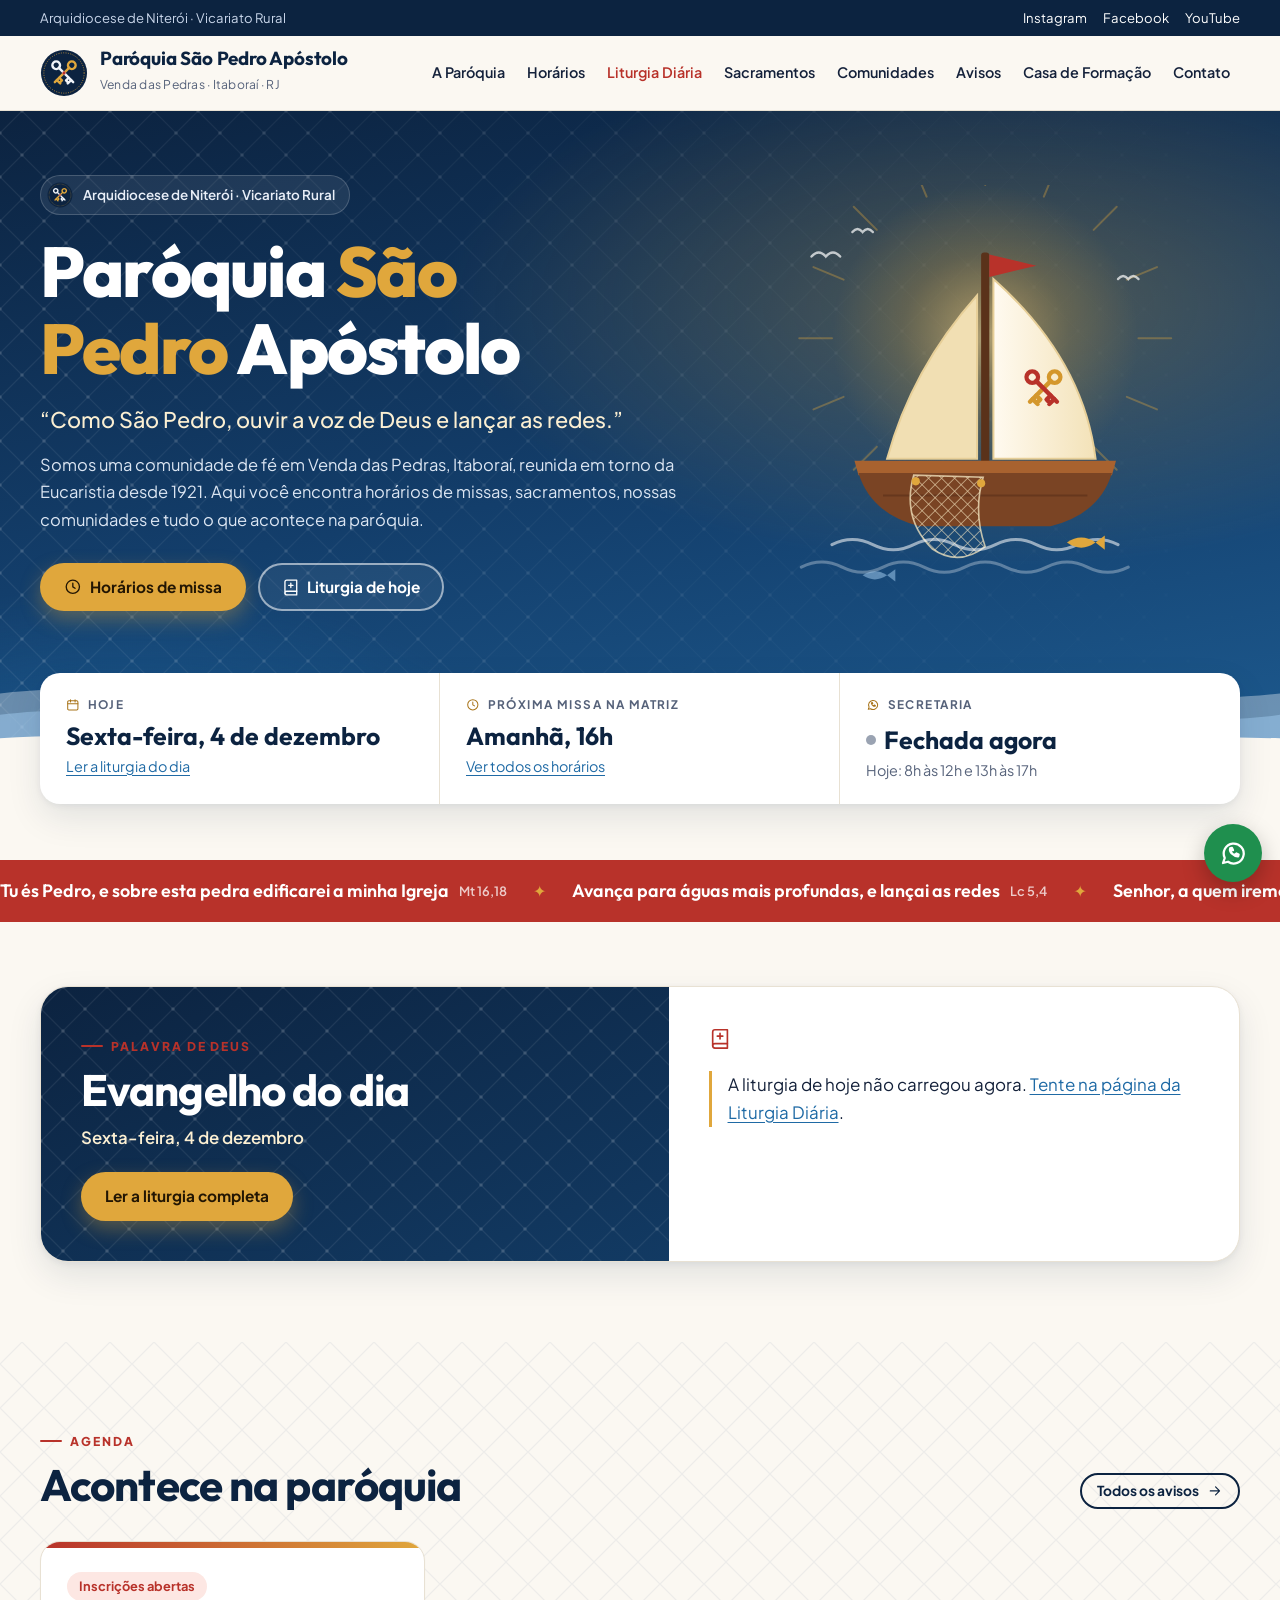
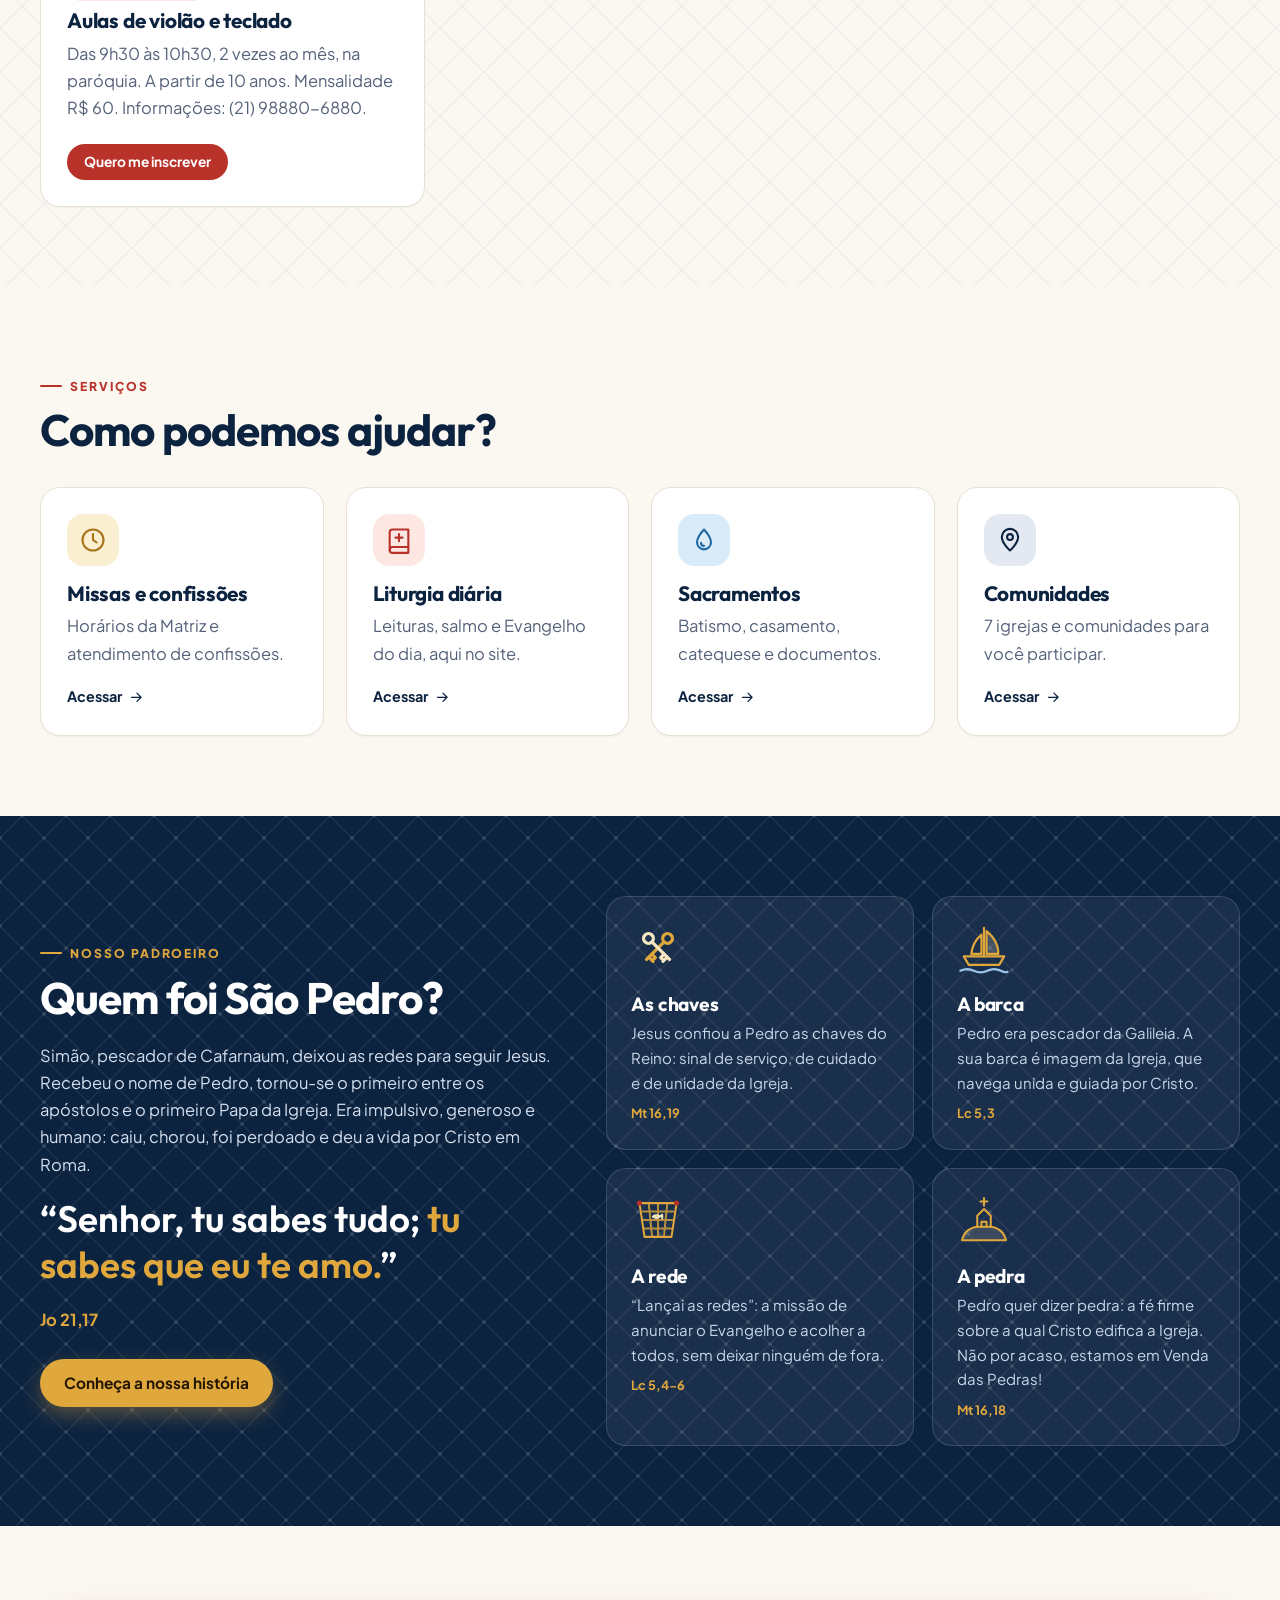
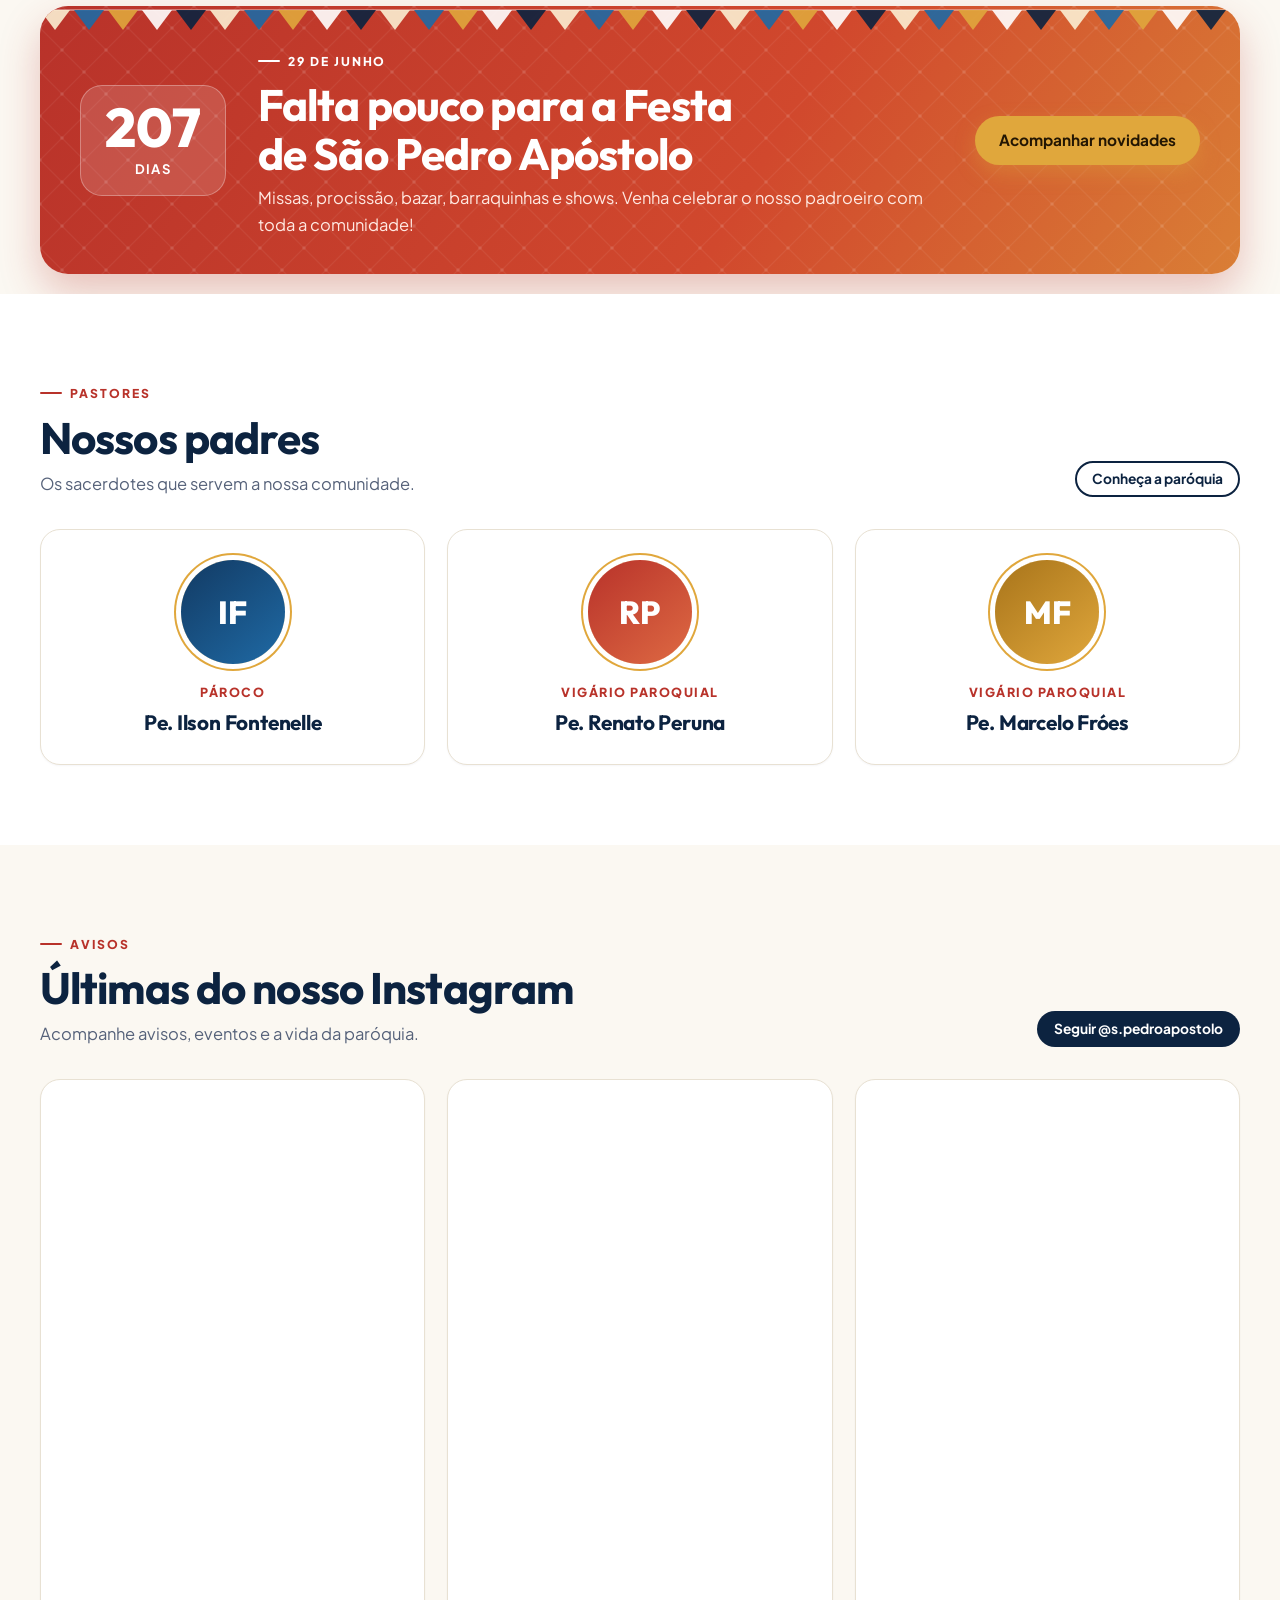
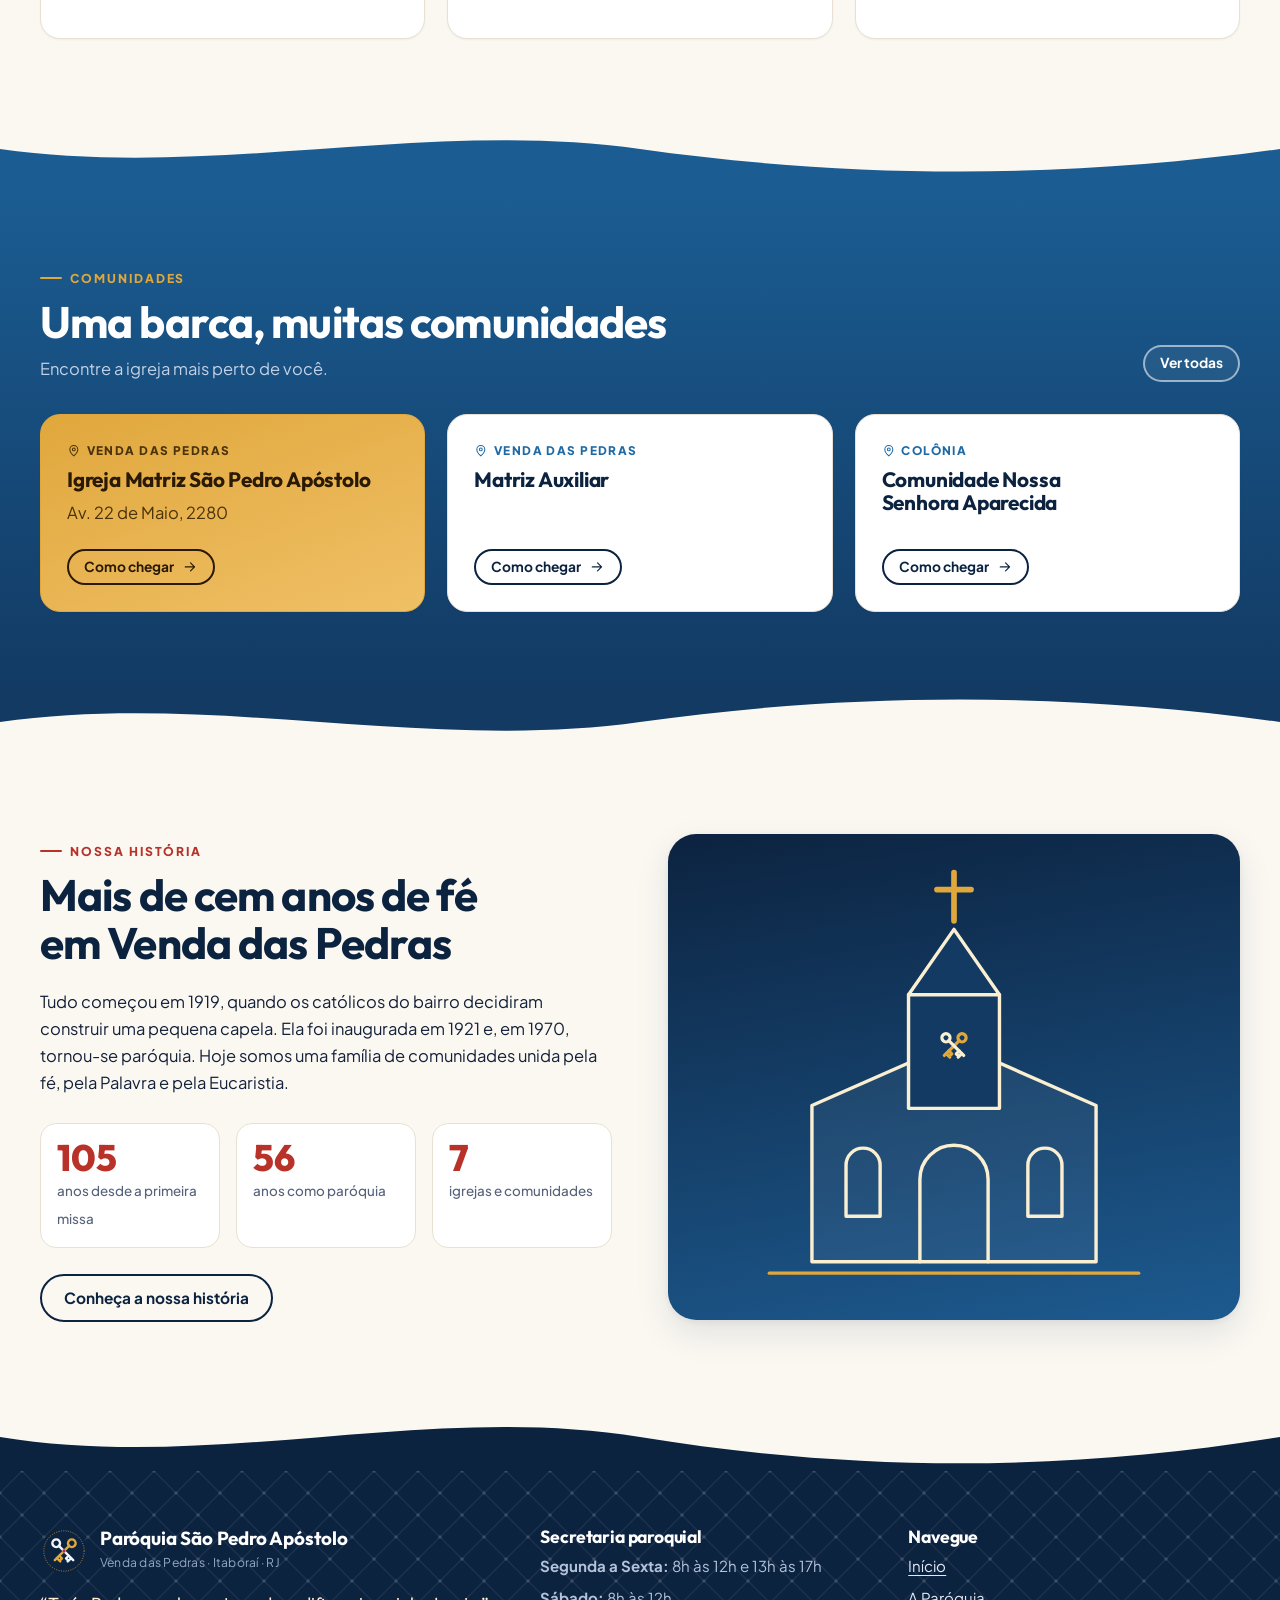
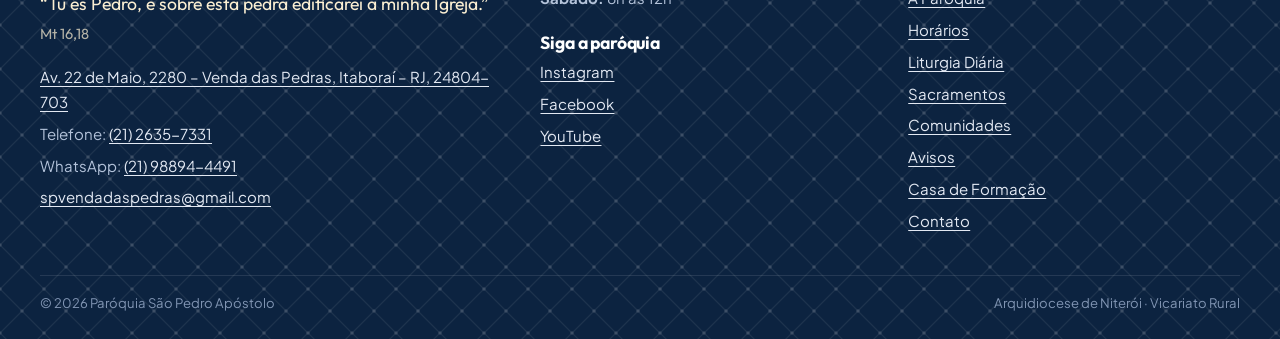
<file: index.html>
<!doctype html>
<html lang="pt-BR">
<head>
  <meta charset="utf-8">
  <meta name="viewport" content="width=device-width, initial-scale=1">
  <title>Paróquia São Pedro Apóstolo · Venda das Pedras, Itaboraí</title>
  <meta name="description" content="Paróquia São Pedro Apóstolo, em Venda das Pedras, Itaboraí (RJ). Horários de missas, liturgia diária, sacramentos, comunidades, avisos e contato.">
  <meta name="theme-color" content="#0c2340">
  <link rel="icon" href="logo.svg" type="image/svg+xml">
  <link rel="preconnect" href="https://fonts.googleapis.com">
  <link rel="preconnect" href="https://fonts.gstatic.com" crossorigin>
  <link href="https://fonts.googleapis.com/css2?family=Outfit:wght@500;600;700;800&family=Plus+Jakarta+Sans:wght@400;500;600;700;800&display=swap" rel="stylesheet">
  <link rel="stylesheet" href="estilo.css">
</head>
<body data-pagina="inicio">
  <div id="app"></div>
  <noscript><p style="padding:24px">Ative o JavaScript para ver o site da Paróquia São Pedro Apóstolo. Telefone: (21) 2635-7331.</p></noscript>
  <!-- O conteúdo do site fica no arquivo conteudo.js -->
  <script src="conteudo.js"></script>
  <script src="app.js"></script>
</body>
</html>
</file>
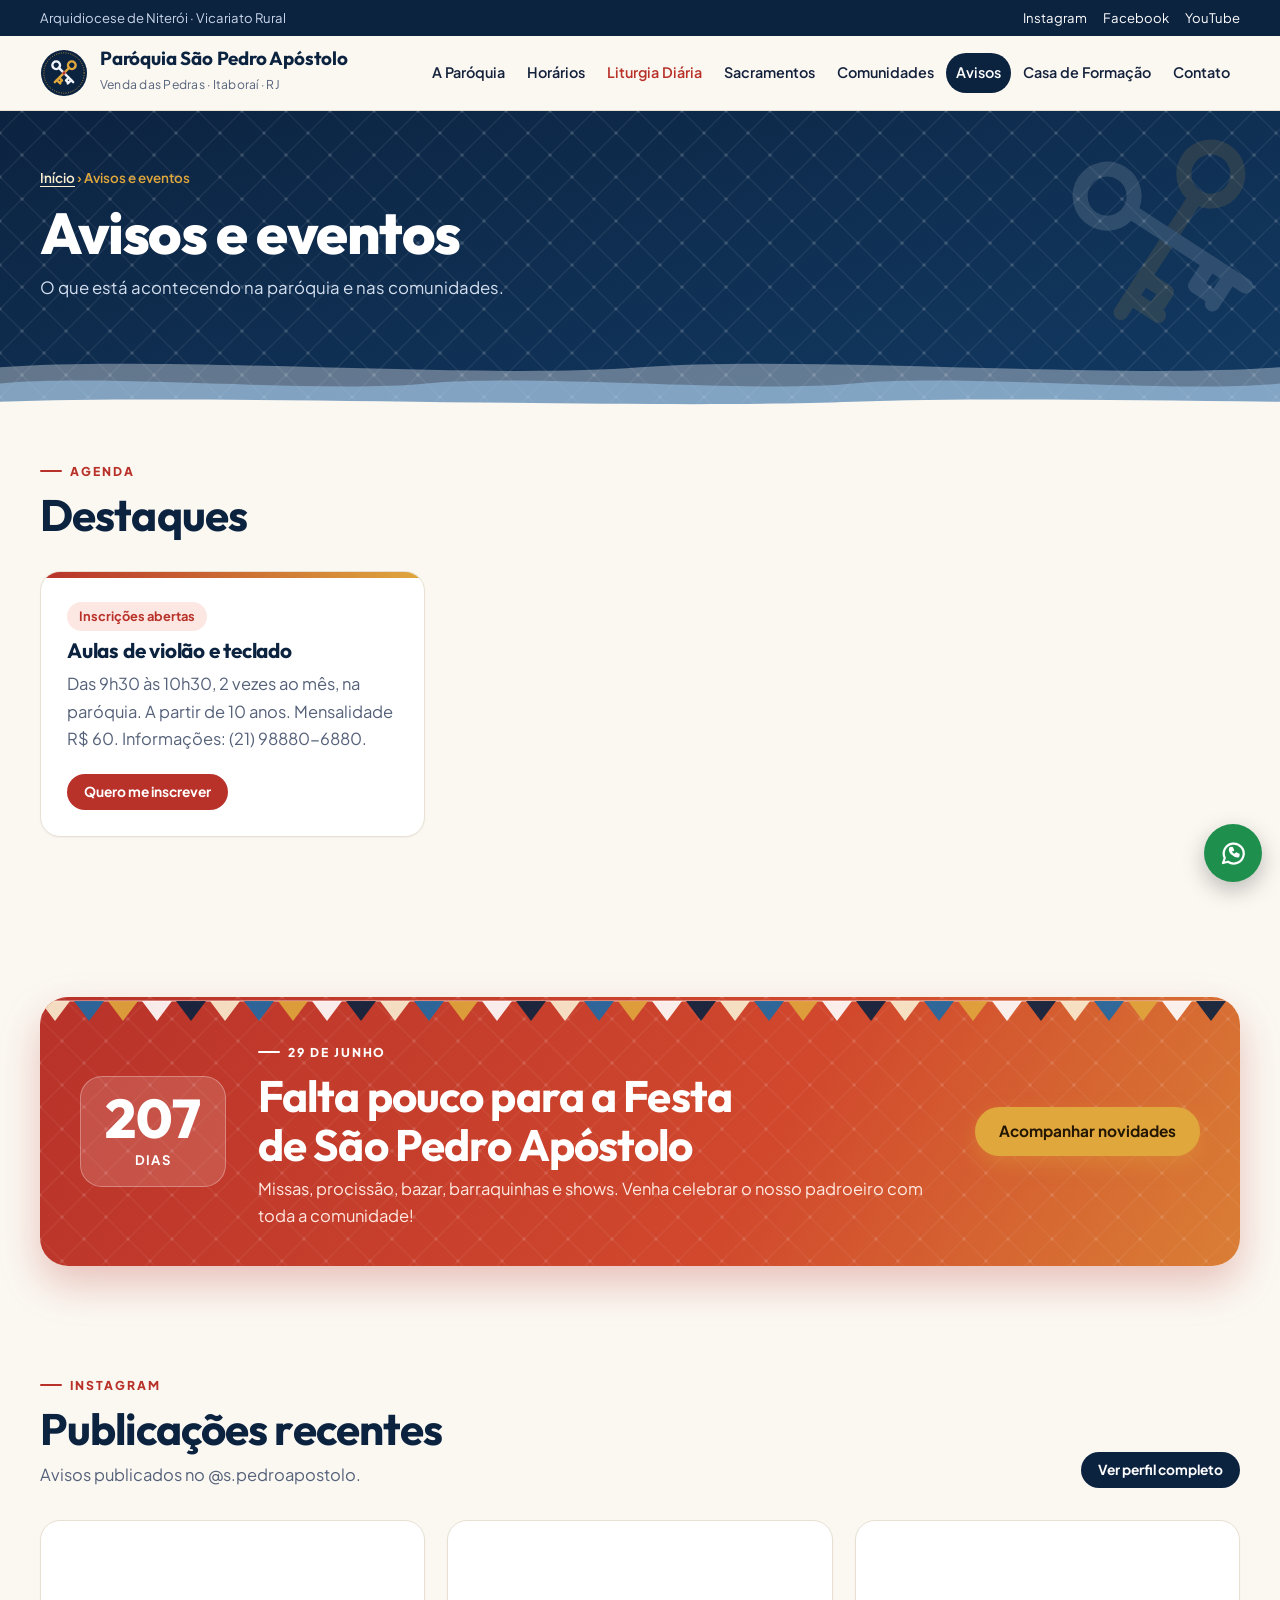
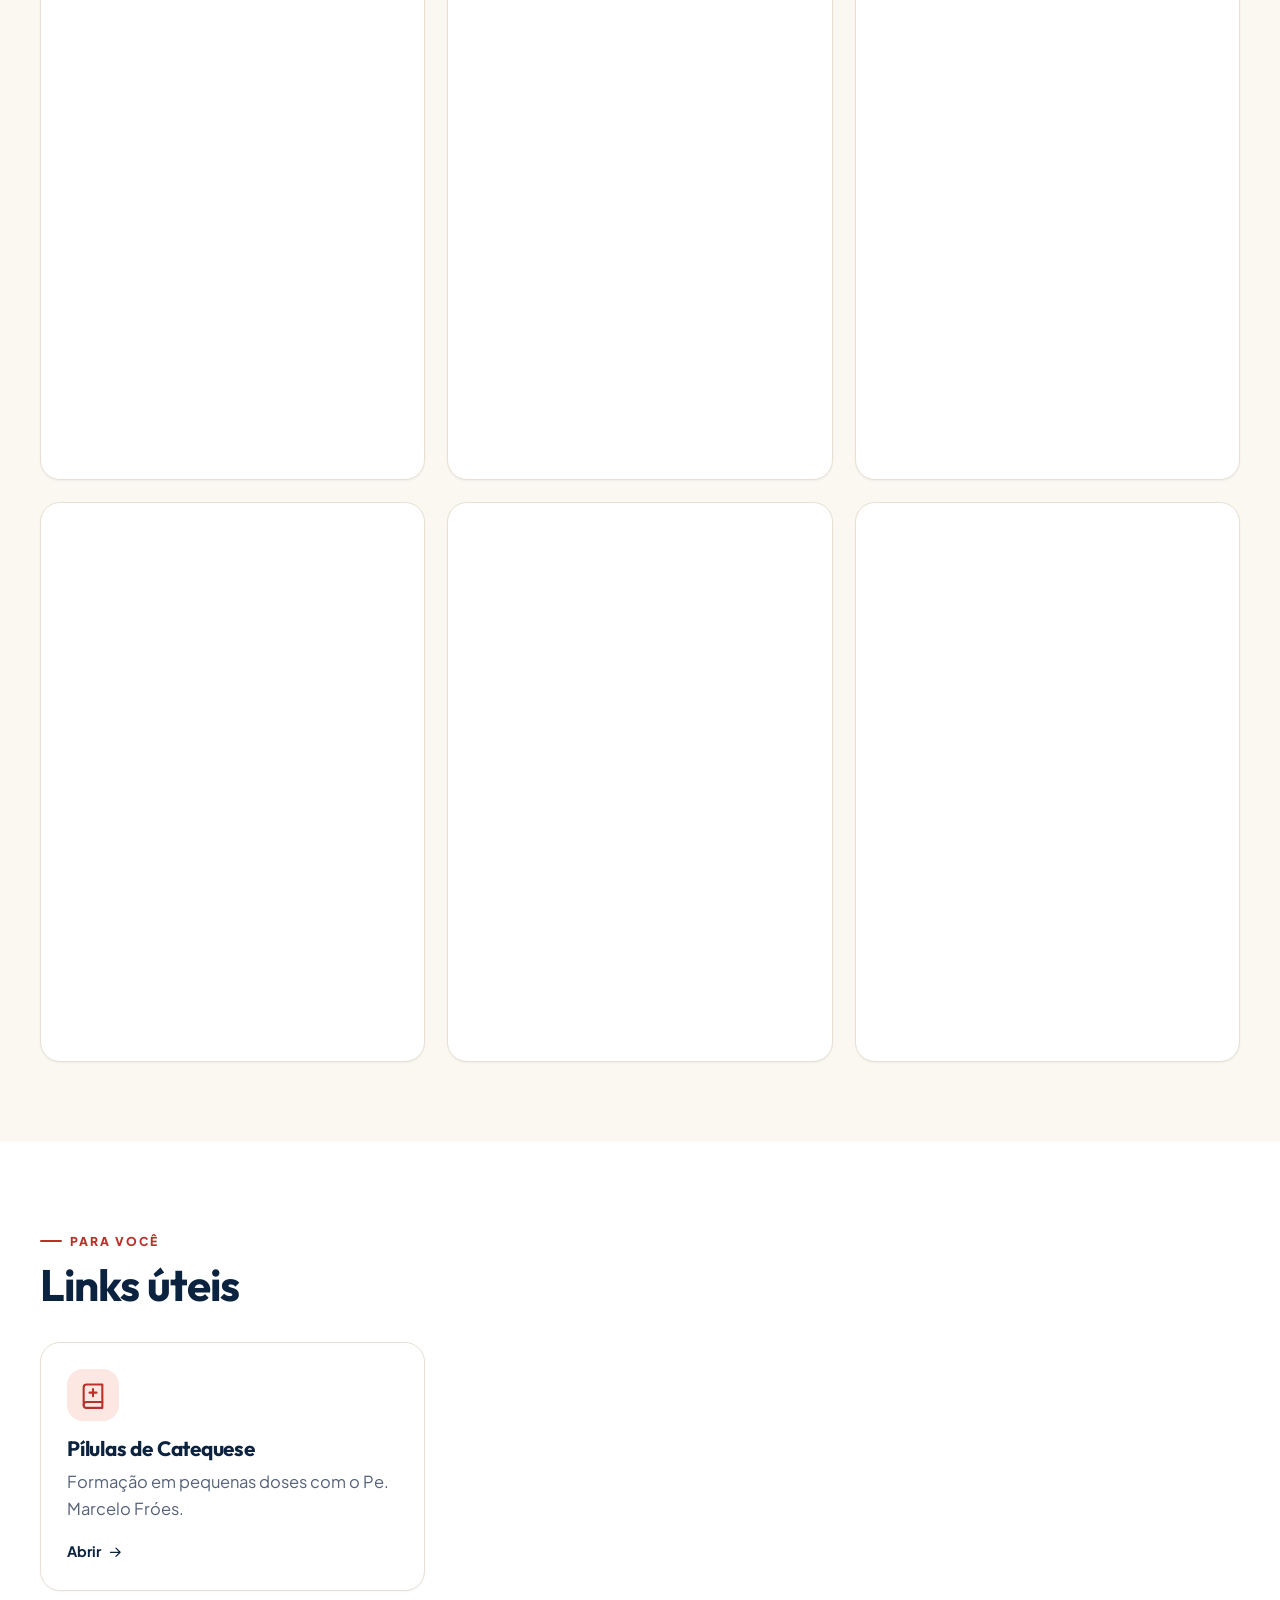
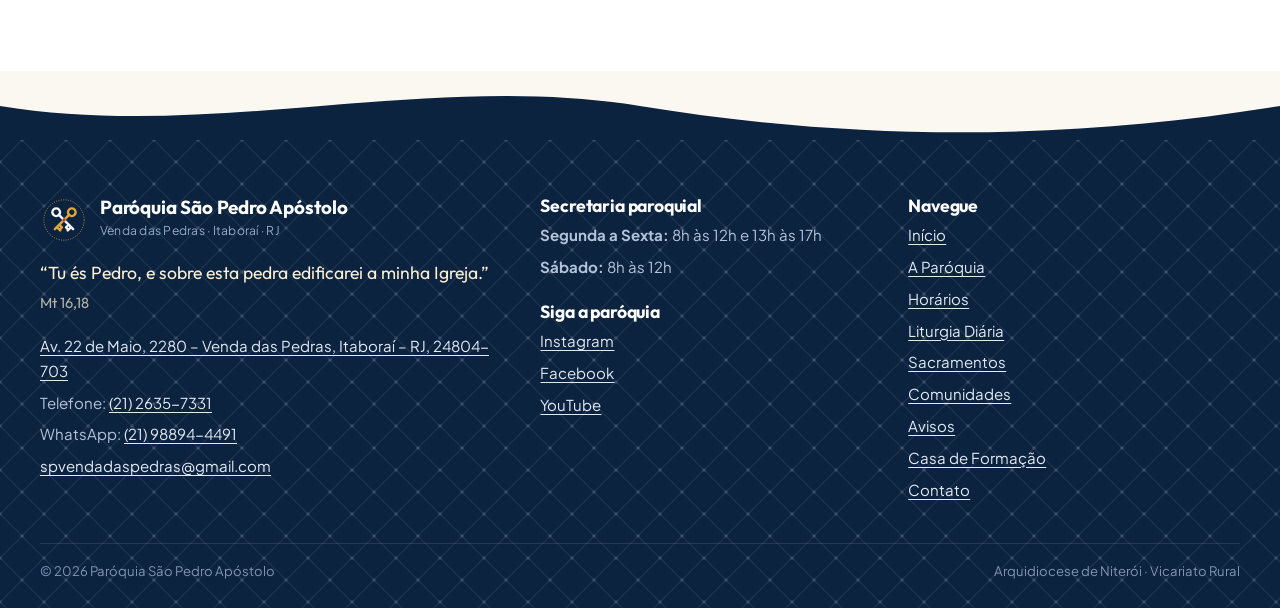
<file: avisos.html>
<!doctype html>
<html lang="pt-BR">
<head>
  <meta charset="utf-8">
  <meta name="viewport" content="width=device-width, initial-scale=1">
  <title>Paróquia São Pedro Apóstolo · Venda das Pedras, Itaboraí</title>
  <meta name="description" content="Paróquia São Pedro Apóstolo, em Venda das Pedras, Itaboraí (RJ). Horários de missas, liturgia diária, sacramentos, comunidades, avisos e contato.">
  <meta name="theme-color" content="#0c2340">
  <link rel="icon" href="logo.svg" type="image/svg+xml">
  <link rel="preconnect" href="https://fonts.googleapis.com">
  <link rel="preconnect" href="https://fonts.gstatic.com" crossorigin>
  <link href="https://fonts.googleapis.com/css2?family=Outfit:wght@500;600;700;800&family=Plus+Jakarta+Sans:wght@400;500;600;700;800&display=swap" rel="stylesheet">
  <link rel="stylesheet" href="estilo.css">
</head>
<body data-pagina="avisos">
  <div id="app"></div>
  <noscript><p style="padding:24px">Ative o JavaScript para ver o site da Paróquia São Pedro Apóstolo. Telefone: (21) 2635-7331.</p></noscript>
  <!-- O conteúdo do site fica no arquivo conteudo.js -->
  <script src="conteudo.js"></script>
  <script src="app.js"></script>
</body>
</html>
</file>
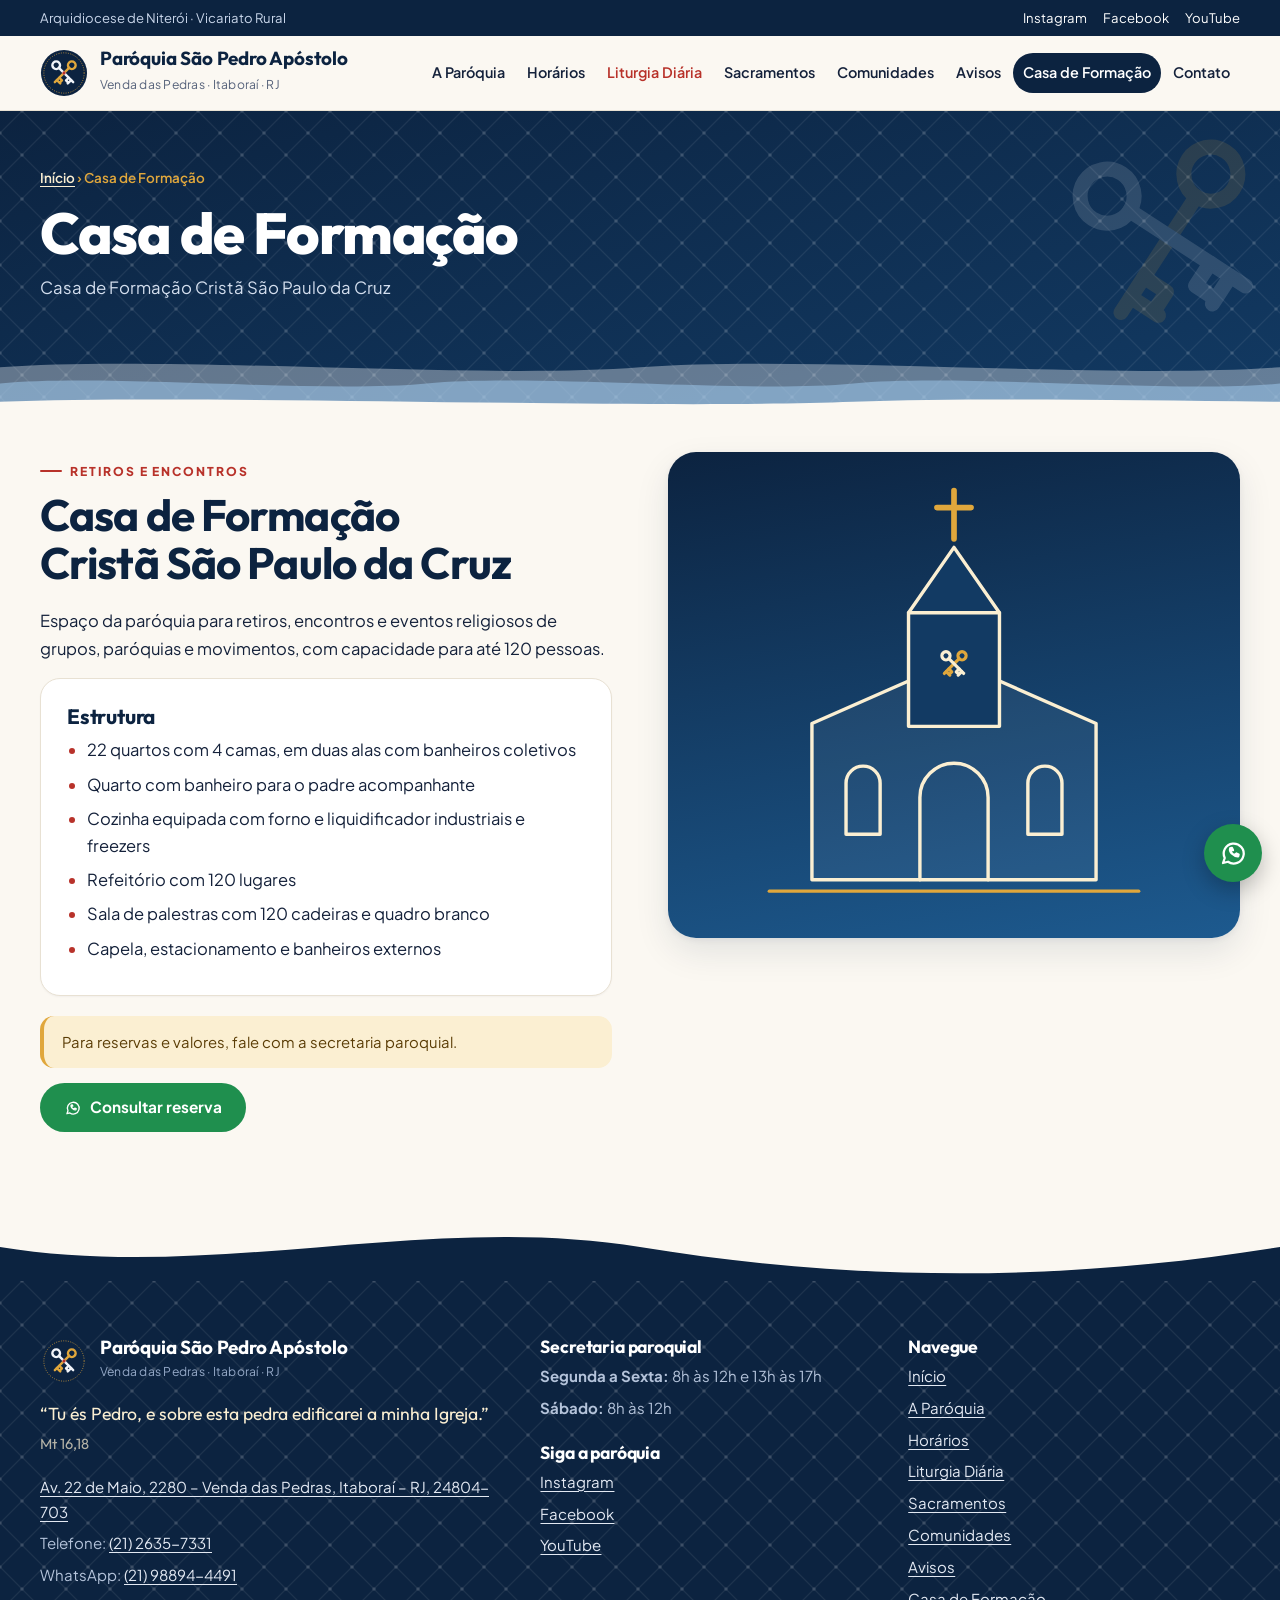
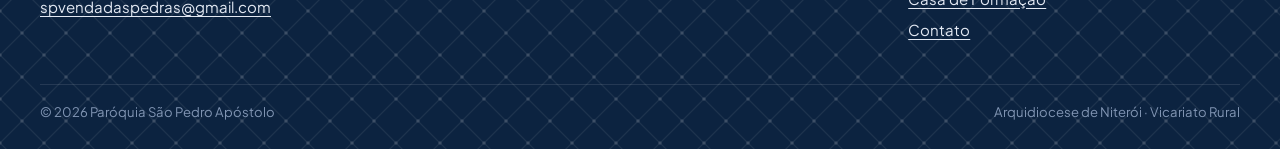
<file: casa-de-formacao.html>
<!doctype html>
<html lang="pt-BR">
<head>
  <meta charset="utf-8">
  <meta name="viewport" content="width=device-width, initial-scale=1">
  <title>Paróquia São Pedro Apóstolo · Venda das Pedras, Itaboraí</title>
  <meta name="description" content="Paróquia São Pedro Apóstolo, em Venda das Pedras, Itaboraí (RJ). Horários de missas, liturgia diária, sacramentos, comunidades, avisos e contato.">
  <meta name="theme-color" content="#0c2340">
  <link rel="icon" href="logo.svg" type="image/svg+xml">
  <link rel="preconnect" href="https://fonts.googleapis.com">
  <link rel="preconnect" href="https://fonts.gstatic.com" crossorigin>
  <link href="https://fonts.googleapis.com/css2?family=Outfit:wght@500;600;700;800&family=Plus+Jakarta+Sans:wght@400;500;600;700;800&display=swap" rel="stylesheet">
  <link rel="stylesheet" href="estilo.css">
</head>
<body data-pagina="casa-de-formacao">
  <div id="app"></div>
  <noscript><p style="padding:24px">Ative o JavaScript para ver o site da Paróquia São Pedro Apóstolo. Telefone: (21) 2635-7331.</p></noscript>
  <!-- O conteúdo do site fica no arquivo conteudo.js -->
  <script src="conteudo.js"></script>
  <script src="app.js"></script>
</body>
</html>
</file>
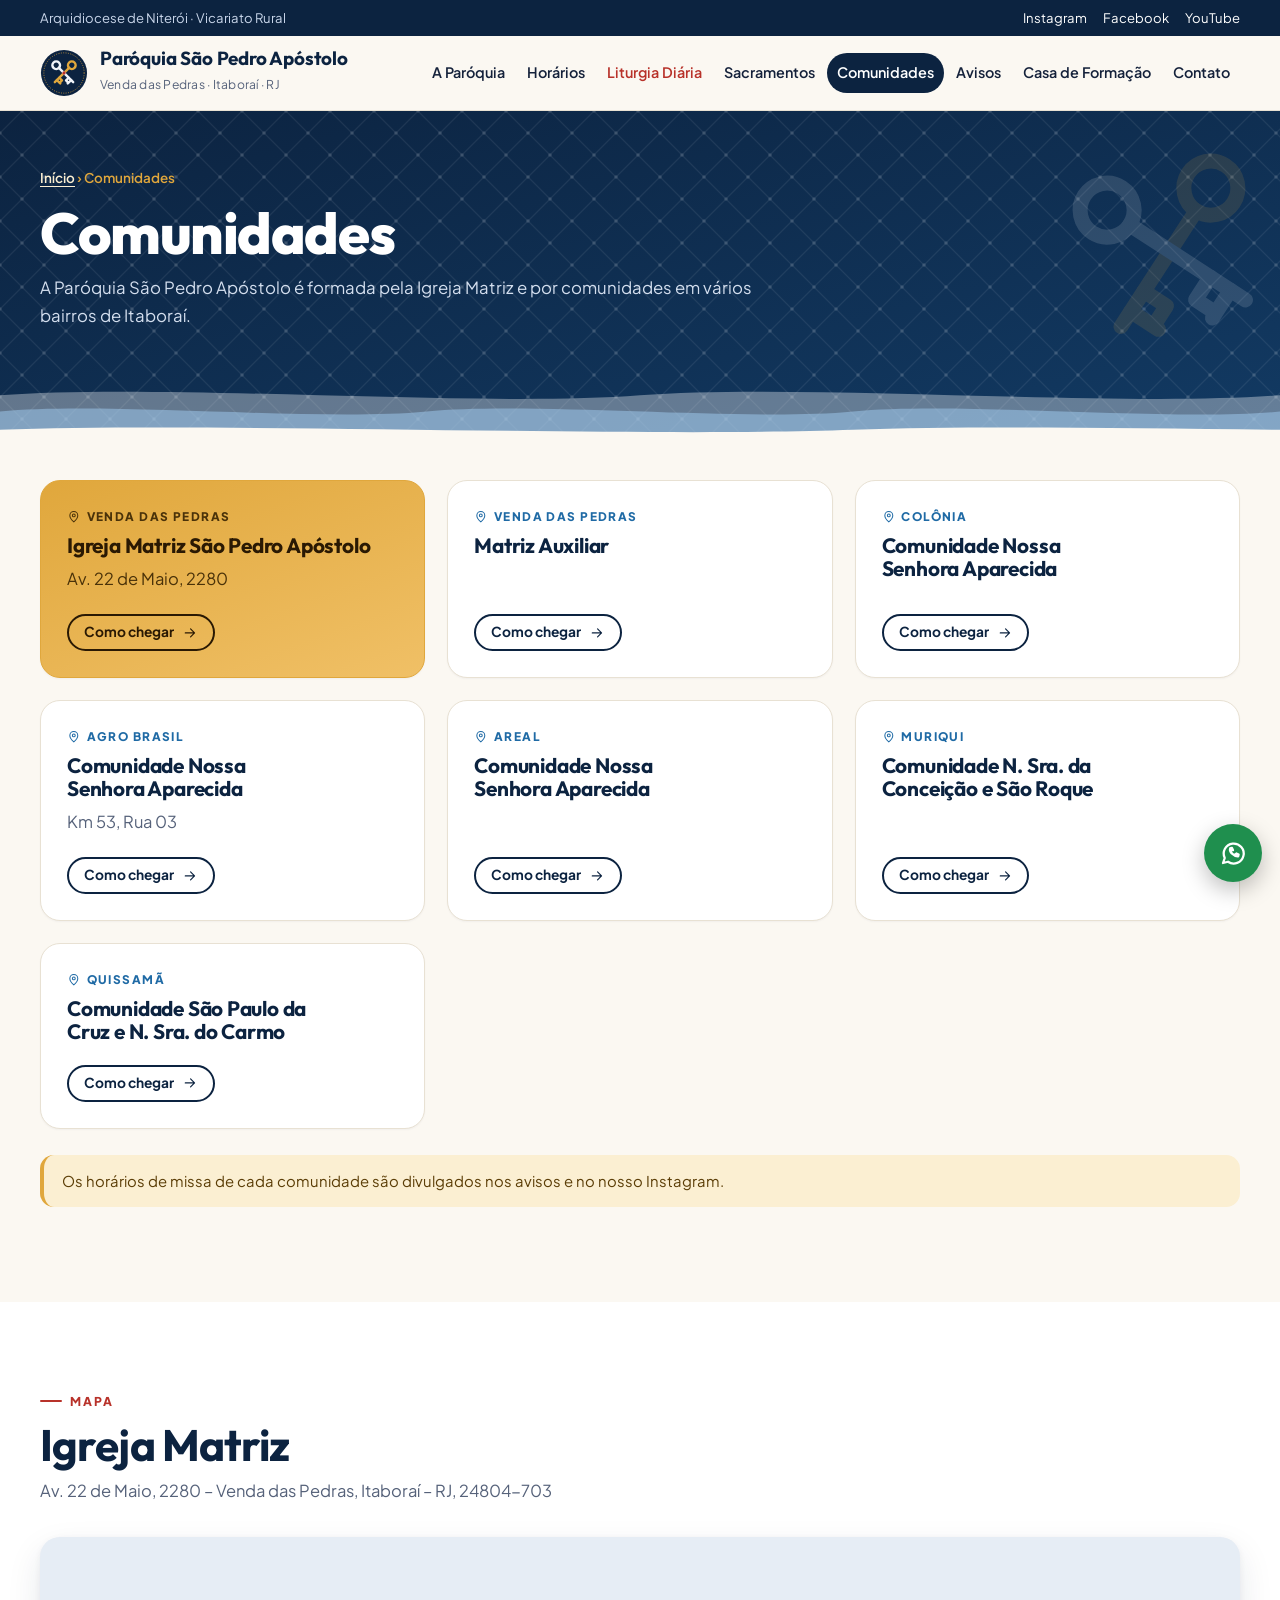
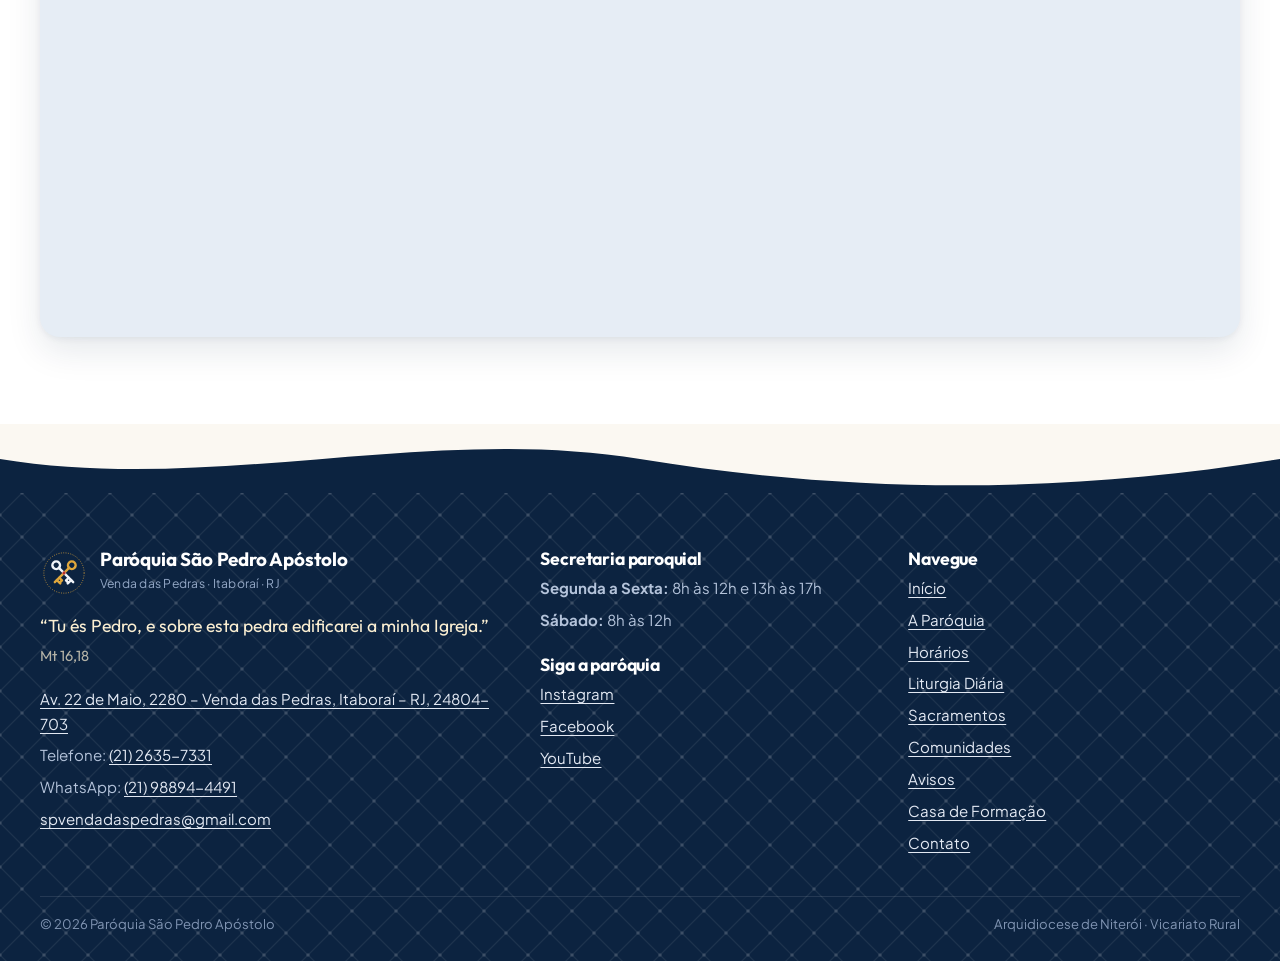
<file: comunidades.html>
<!doctype html>
<html lang="pt-BR">
<head>
  <meta charset="utf-8">
  <meta name="viewport" content="width=device-width, initial-scale=1">
  <title>Paróquia São Pedro Apóstolo · Venda das Pedras, Itaboraí</title>
  <meta name="description" content="Paróquia São Pedro Apóstolo, em Venda das Pedras, Itaboraí (RJ). Horários de missas, liturgia diária, sacramentos, comunidades, avisos e contato.">
  <meta name="theme-color" content="#0c2340">
  <link rel="icon" href="logo.svg" type="image/svg+xml">
  <link rel="preconnect" href="https://fonts.googleapis.com">
  <link rel="preconnect" href="https://fonts.gstatic.com" crossorigin>
  <link href="https://fonts.googleapis.com/css2?family=Outfit:wght@500;600;700;800&family=Plus+Jakarta+Sans:wght@400;500;600;700;800&display=swap" rel="stylesheet">
  <link rel="stylesheet" href="estilo.css">
</head>
<body data-pagina="comunidades">
  <div id="app"></div>
  <noscript><p style="padding:24px">Ative o JavaScript para ver o site da Paróquia São Pedro Apóstolo. Telefone: (21) 2635-7331.</p></noscript>
  <!-- O conteúdo do site fica no arquivo conteudo.js -->
  <script src="conteudo.js"></script>
  <script src="app.js"></script>
</body>
</html>
</file>
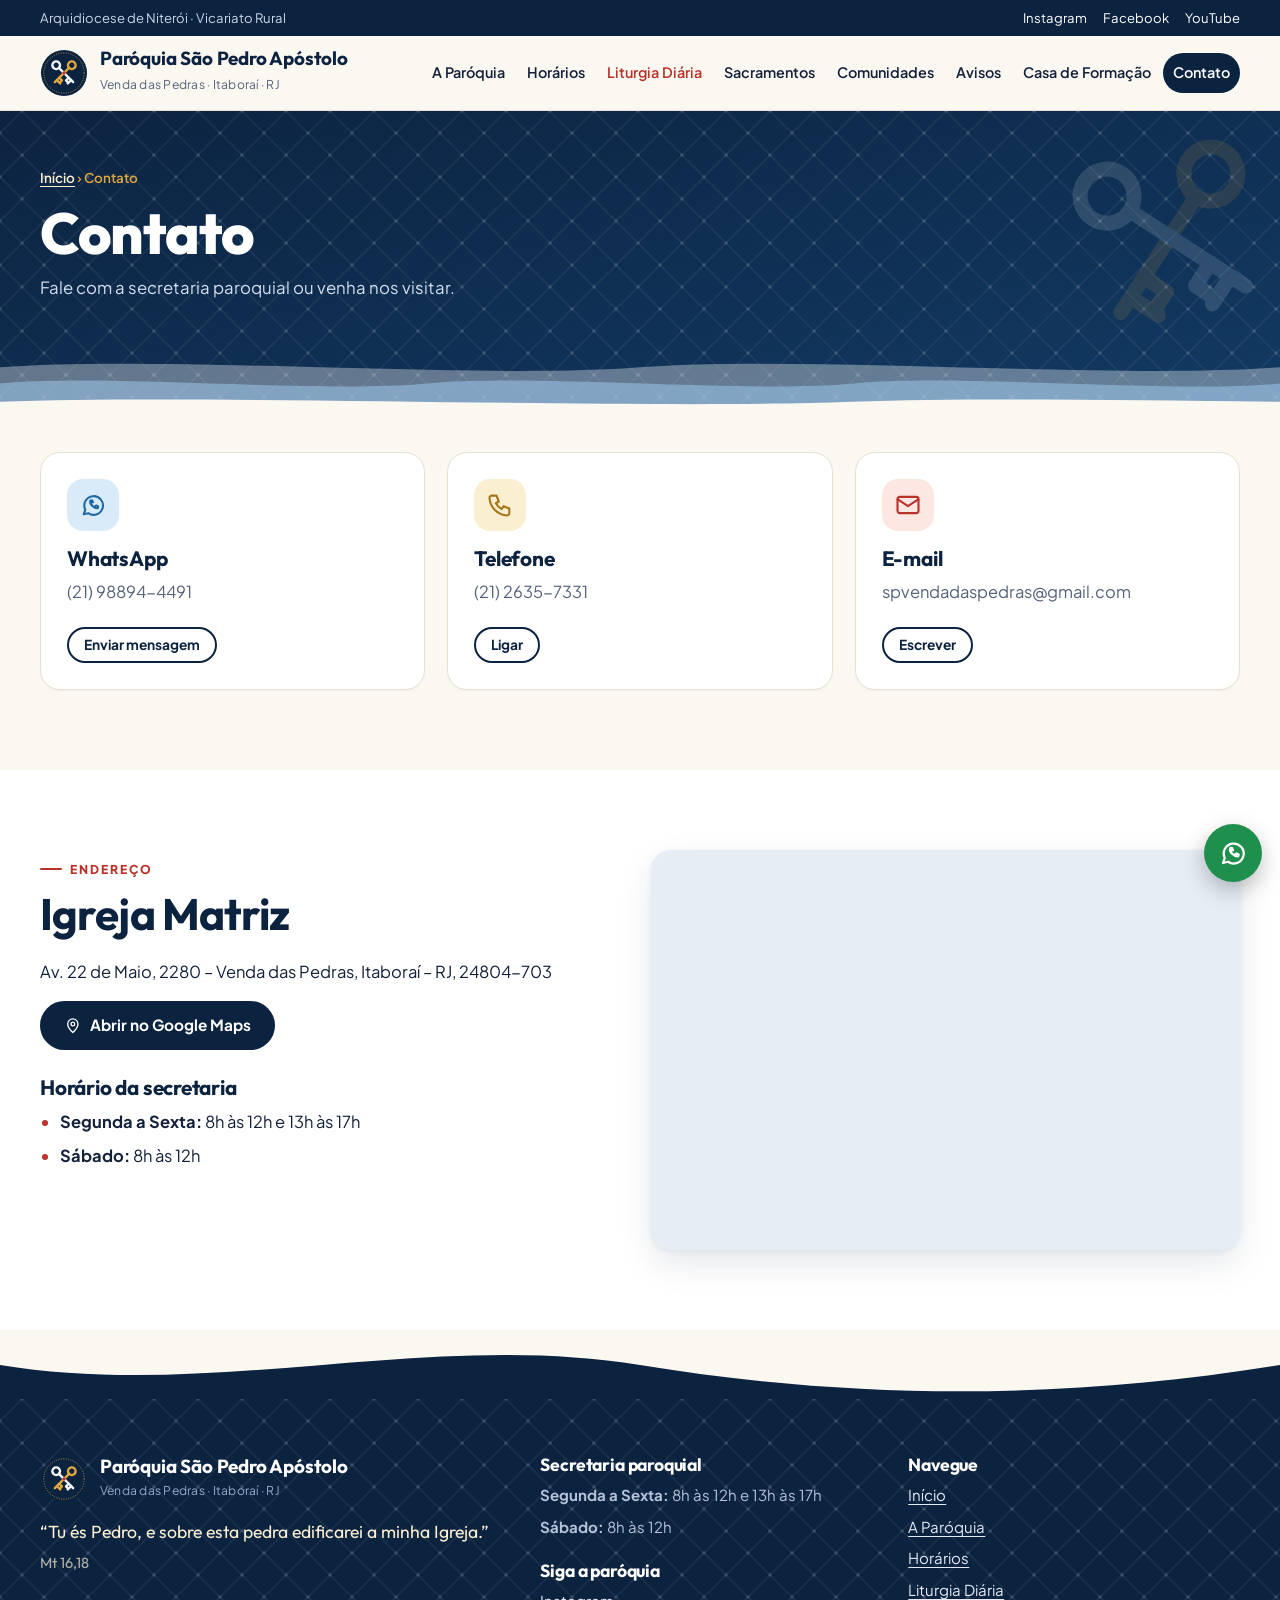
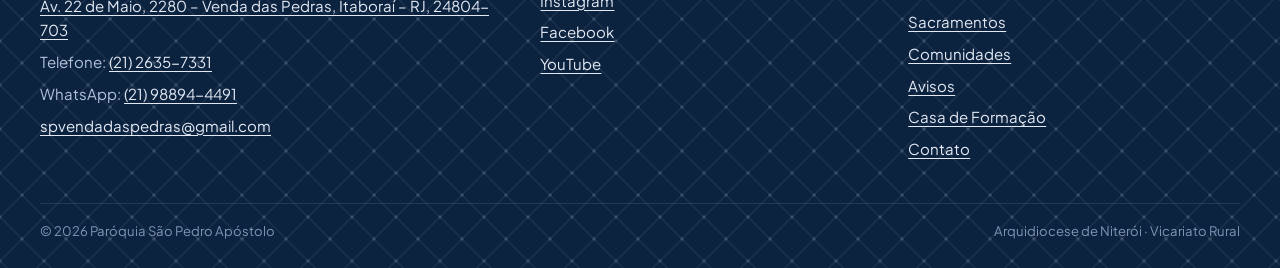
<file: contato.html>
<!doctype html>
<html lang="pt-BR">
<head>
  <meta charset="utf-8">
  <meta name="viewport" content="width=device-width, initial-scale=1">
  <title>Paróquia São Pedro Apóstolo · Venda das Pedras, Itaboraí</title>
  <meta name="description" content="Paróquia São Pedro Apóstolo, em Venda das Pedras, Itaboraí (RJ). Horários de missas, liturgia diária, sacramentos, comunidades, avisos e contato.">
  <meta name="theme-color" content="#0c2340">
  <link rel="icon" href="logo.svg" type="image/svg+xml">
  <link rel="preconnect" href="https://fonts.googleapis.com">
  <link rel="preconnect" href="https://fonts.gstatic.com" crossorigin>
  <link href="https://fonts.googleapis.com/css2?family=Outfit:wght@500;600;700;800&family=Plus+Jakarta+Sans:wght@400;500;600;700;800&display=swap" rel="stylesheet">
  <link rel="stylesheet" href="estilo.css">
</head>
<body data-pagina="contato">
  <div id="app"></div>
  <noscript><p style="padding:24px">Ative o JavaScript para ver o site da Paróquia São Pedro Apóstolo. Telefone: (21) 2635-7331.</p></noscript>
  <!-- O conteúdo do site fica no arquivo conteudo.js -->
  <script src="conteudo.js"></script>
  <script src="app.js"></script>
</body>
</html>
</file>
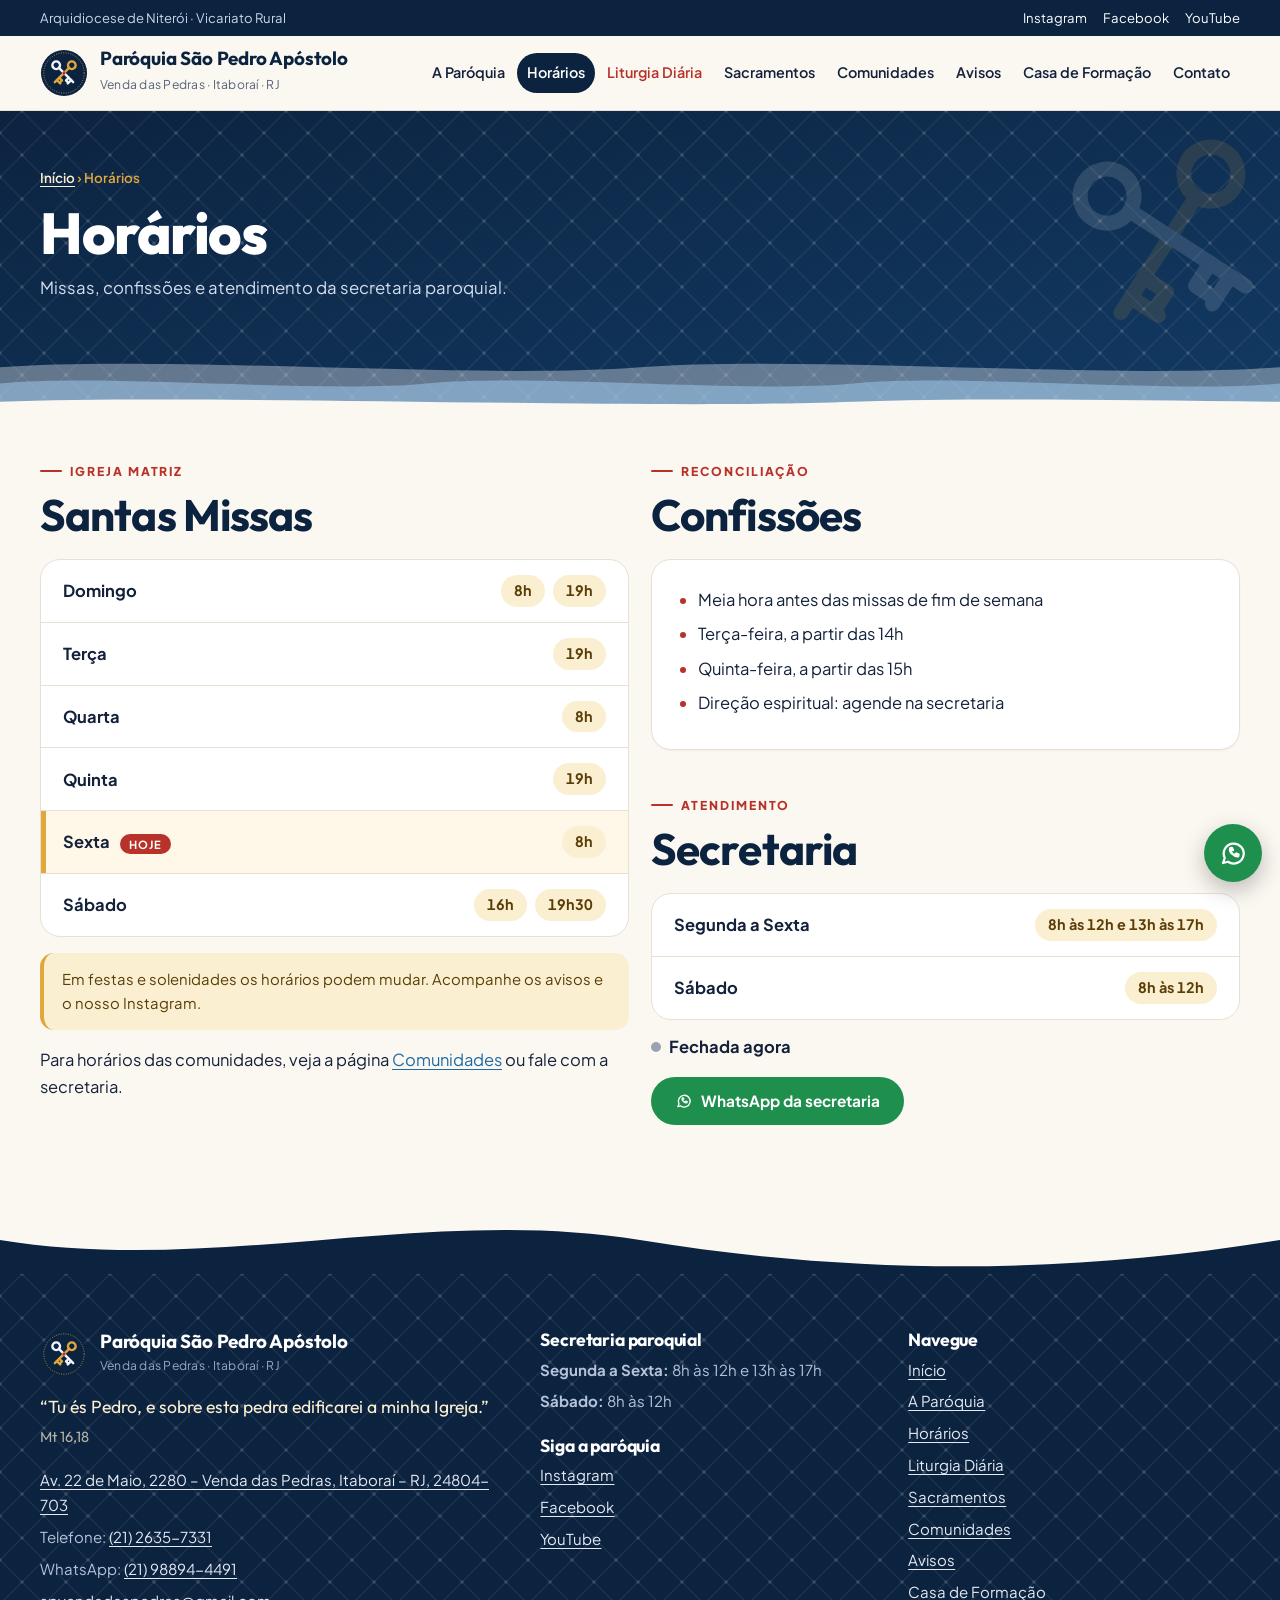
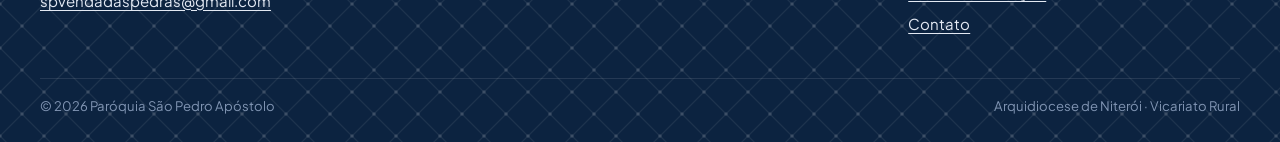
<file: horarios.html>
<!doctype html>
<html lang="pt-BR">
<head>
  <meta charset="utf-8">
  <meta name="viewport" content="width=device-width, initial-scale=1">
  <title>Paróquia São Pedro Apóstolo · Venda das Pedras, Itaboraí</title>
  <meta name="description" content="Paróquia São Pedro Apóstolo, em Venda das Pedras, Itaboraí (RJ). Horários de missas, liturgia diária, sacramentos, comunidades, avisos e contato.">
  <meta name="theme-color" content="#0c2340">
  <link rel="icon" href="logo.svg" type="image/svg+xml">
  <link rel="preconnect" href="https://fonts.googleapis.com">
  <link rel="preconnect" href="https://fonts.gstatic.com" crossorigin>
  <link href="https://fonts.googleapis.com/css2?family=Outfit:wght@500;600;700;800&family=Plus+Jakarta+Sans:wght@400;500;600;700;800&display=swap" rel="stylesheet">
  <link rel="stylesheet" href="estilo.css">
</head>
<body data-pagina="horarios">
  <div id="app"></div>
  <noscript><p style="padding:24px">Ative o JavaScript para ver o site da Paróquia São Pedro Apóstolo. Telefone: (21) 2635-7331.</p></noscript>
  <!-- O conteúdo do site fica no arquivo conteudo.js -->
  <script src="conteudo.js"></script>
  <script src="app.js"></script>
</body>
</html>
</file>
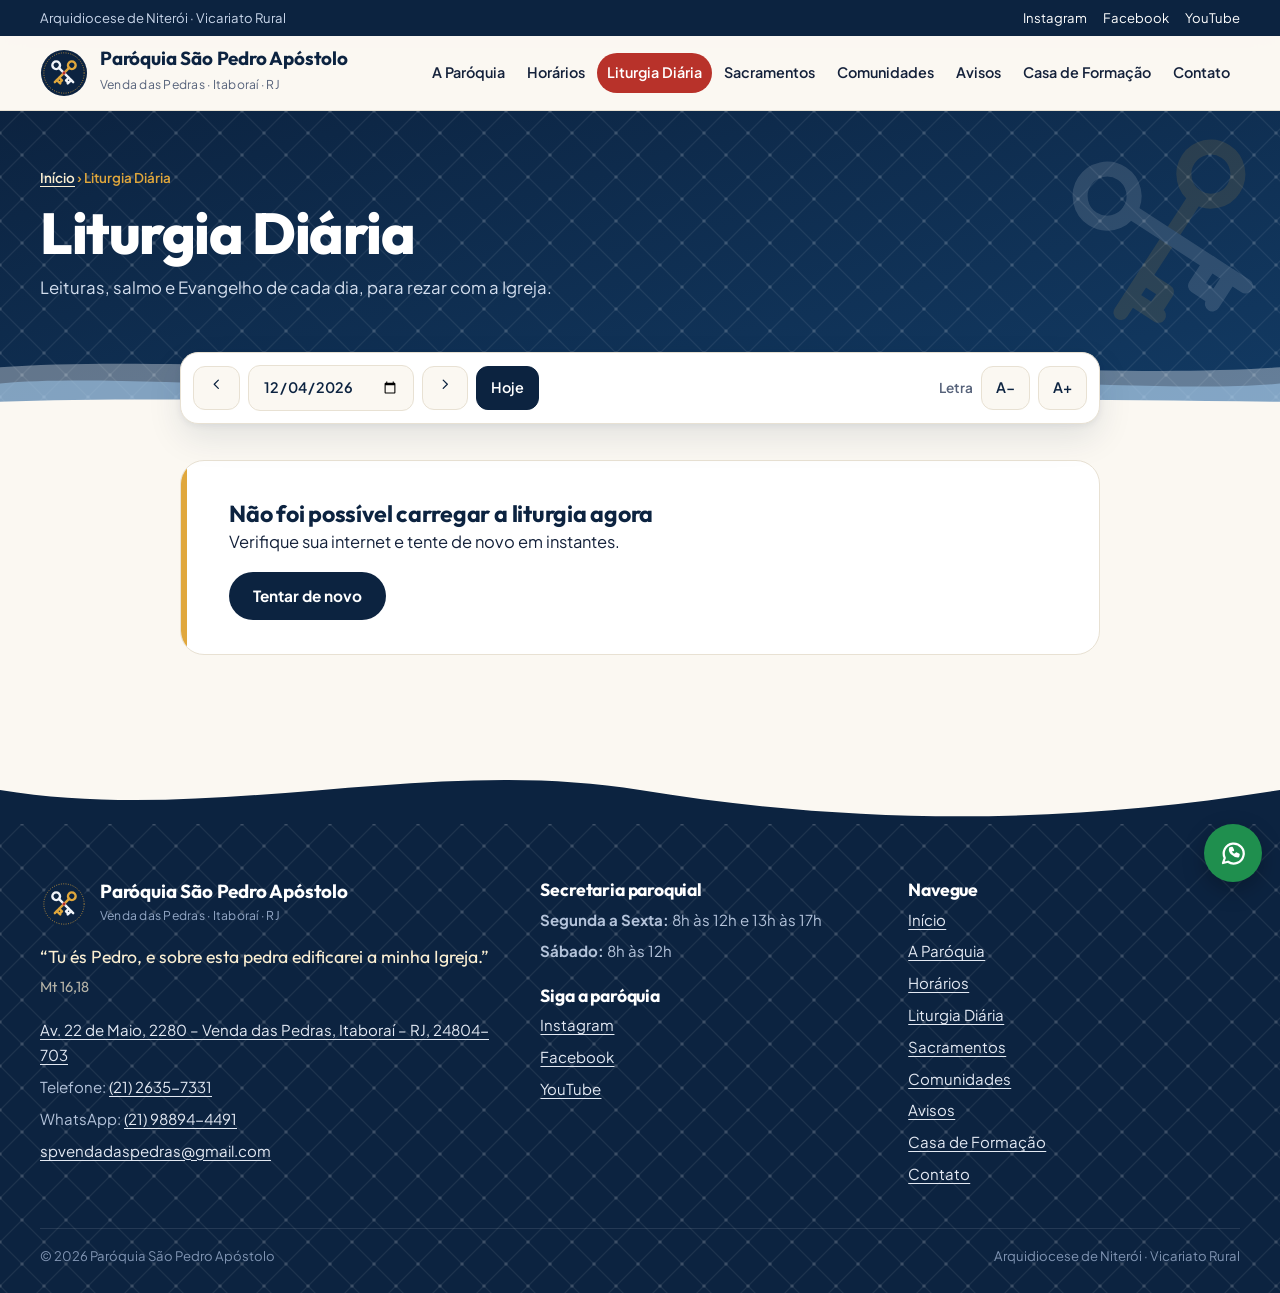
<file: liturgia.html>
<!doctype html>
<html lang="pt-BR">
<head>
  <meta charset="utf-8">
  <meta name="viewport" content="width=device-width, initial-scale=1">
  <title>Paróquia São Pedro Apóstolo · Venda das Pedras, Itaboraí</title>
  <meta name="description" content="Paróquia São Pedro Apóstolo, em Venda das Pedras, Itaboraí (RJ). Horários de missas, liturgia diária, sacramentos, comunidades, avisos e contato.">
  <meta name="theme-color" content="#0c2340">
  <link rel="icon" href="logo.svg" type="image/svg+xml">
  <link rel="preconnect" href="https://fonts.googleapis.com">
  <link rel="preconnect" href="https://fonts.gstatic.com" crossorigin>
  <link href="https://fonts.googleapis.com/css2?family=Outfit:wght@500;600;700;800&family=Plus+Jakarta+Sans:wght@400;500;600;700;800&display=swap" rel="stylesheet">
  <link rel="stylesheet" href="estilo.css">
</head>
<body data-pagina="liturgia">
  <div id="app"></div>
  <noscript><p style="padding:24px">Ative o JavaScript para ver o site da Paróquia São Pedro Apóstolo. Telefone: (21) 2635-7331.</p></noscript>
  <!-- O conteúdo do site fica no arquivo conteudo.js -->
  <script src="conteudo.js"></script>
  <script src="app.js"></script>
</body>
</html>
</file>
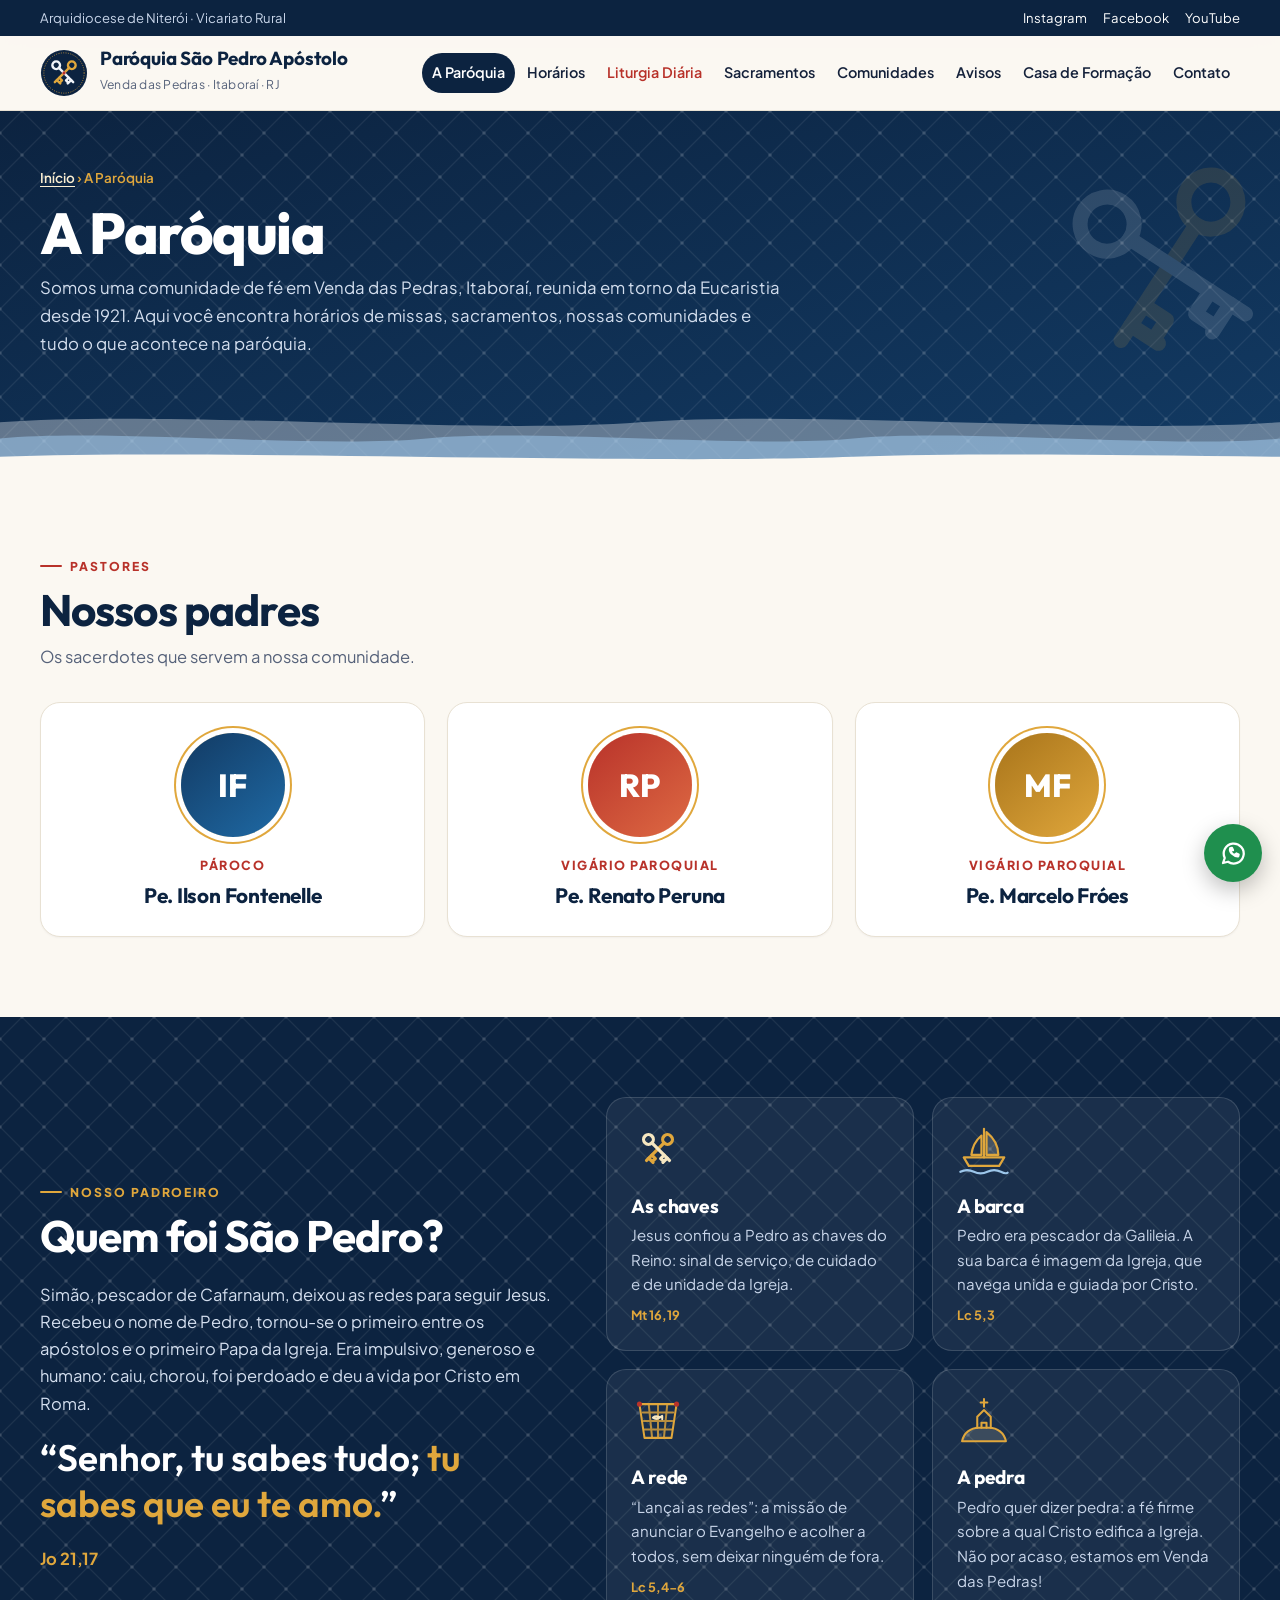
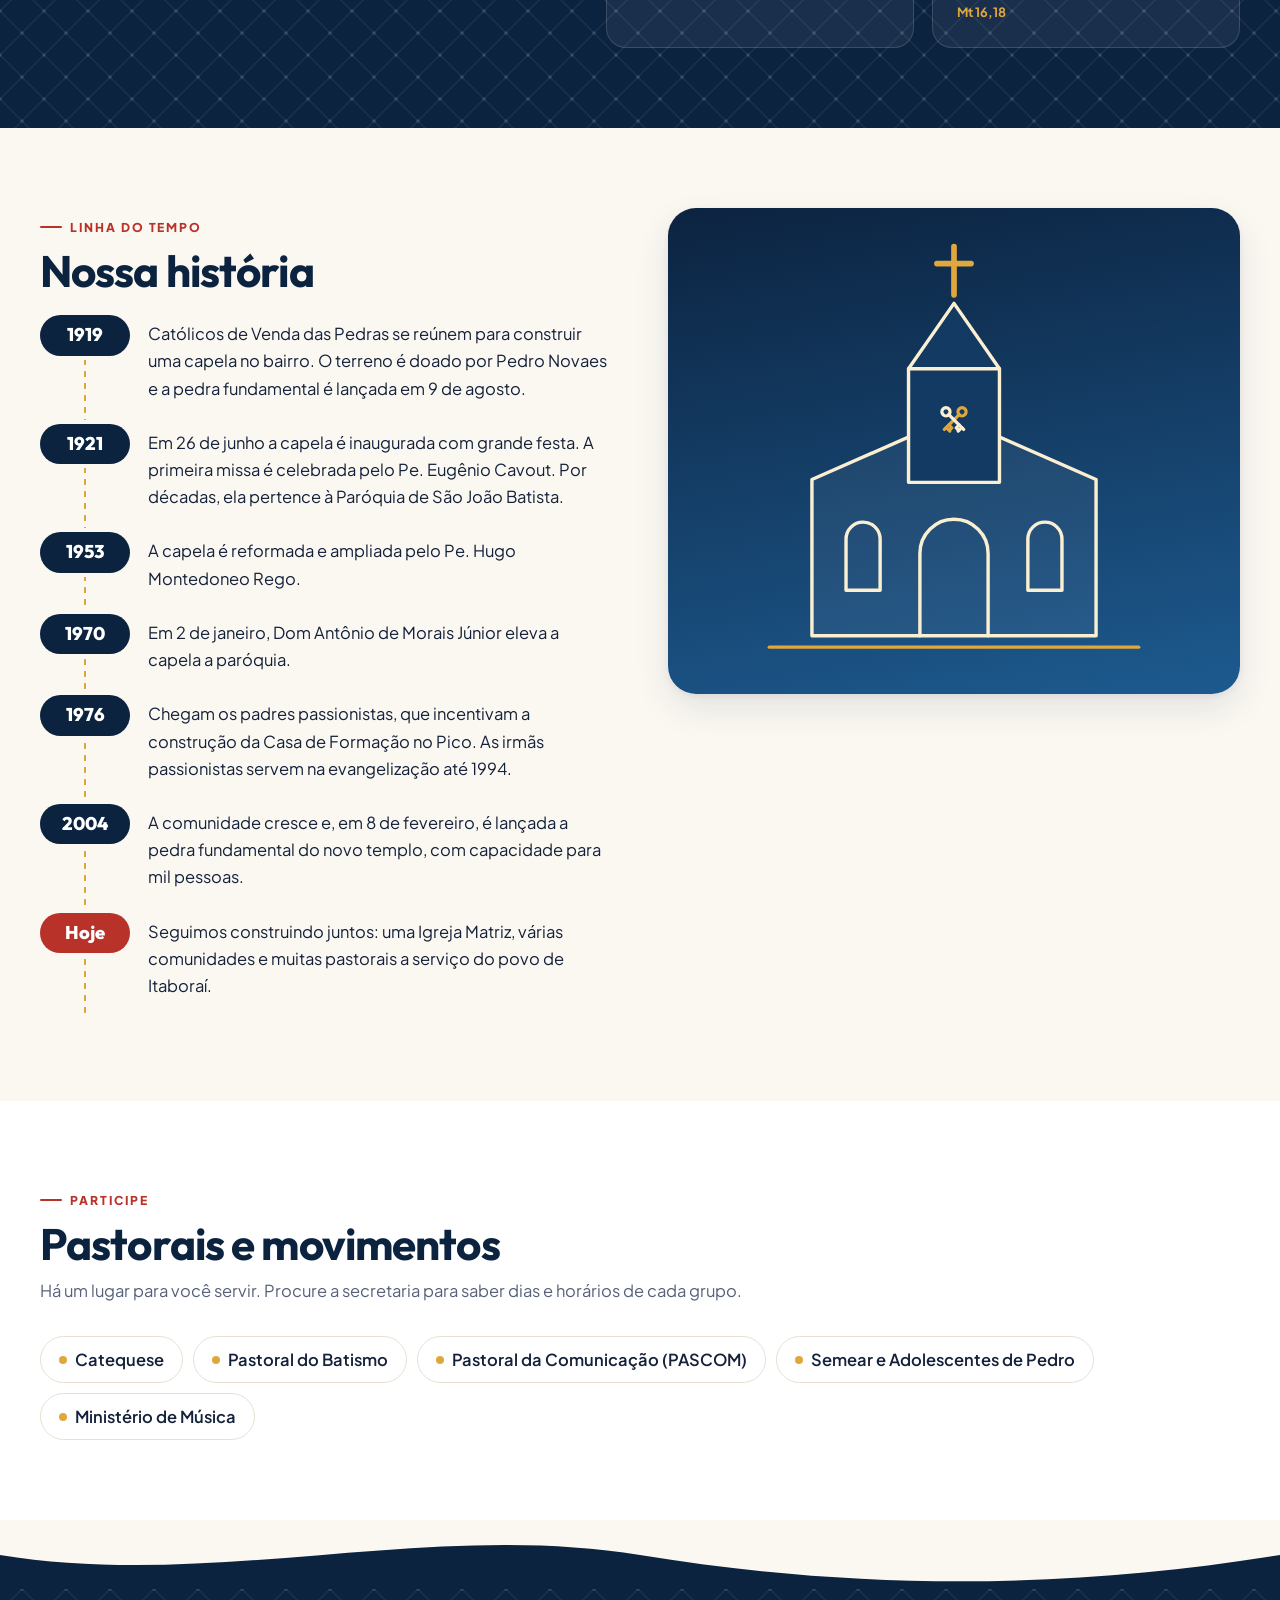
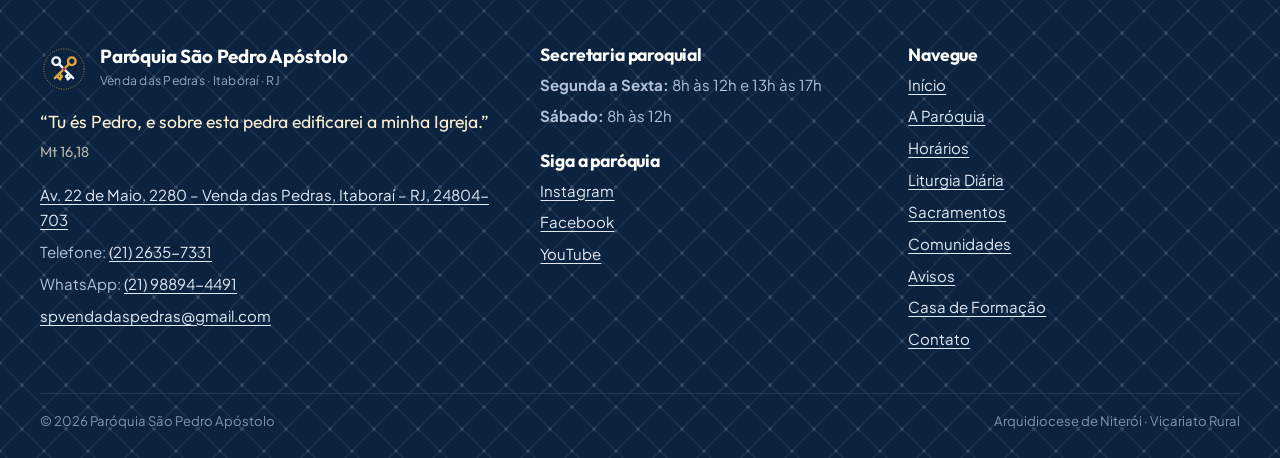
<file: paroquia.html>
<!doctype html>
<html lang="pt-BR">
<head>
  <meta charset="utf-8">
  <meta name="viewport" content="width=device-width, initial-scale=1">
  <title>Paróquia São Pedro Apóstolo · Venda das Pedras, Itaboraí</title>
  <meta name="description" content="Paróquia São Pedro Apóstolo, em Venda das Pedras, Itaboraí (RJ). Horários de missas, liturgia diária, sacramentos, comunidades, avisos e contato.">
  <meta name="theme-color" content="#0c2340">
  <link rel="icon" href="logo.svg" type="image/svg+xml">
  <link rel="preconnect" href="https://fonts.googleapis.com">
  <link rel="preconnect" href="https://fonts.gstatic.com" crossorigin>
  <link href="https://fonts.googleapis.com/css2?family=Outfit:wght@500;600;700;800&family=Plus+Jakarta+Sans:wght@400;500;600;700;800&display=swap" rel="stylesheet">
  <link rel="stylesheet" href="estilo.css">
</head>
<body data-pagina="paroquia">
  <div id="app"></div>
  <noscript><p style="padding:24px">Ative o JavaScript para ver o site da Paróquia São Pedro Apóstolo. Telefone: (21) 2635-7331.</p></noscript>
  <!-- O conteúdo do site fica no arquivo conteudo.js -->
  <script src="conteudo.js"></script>
  <script src="app.js"></script>
</body>
</html>
</file>
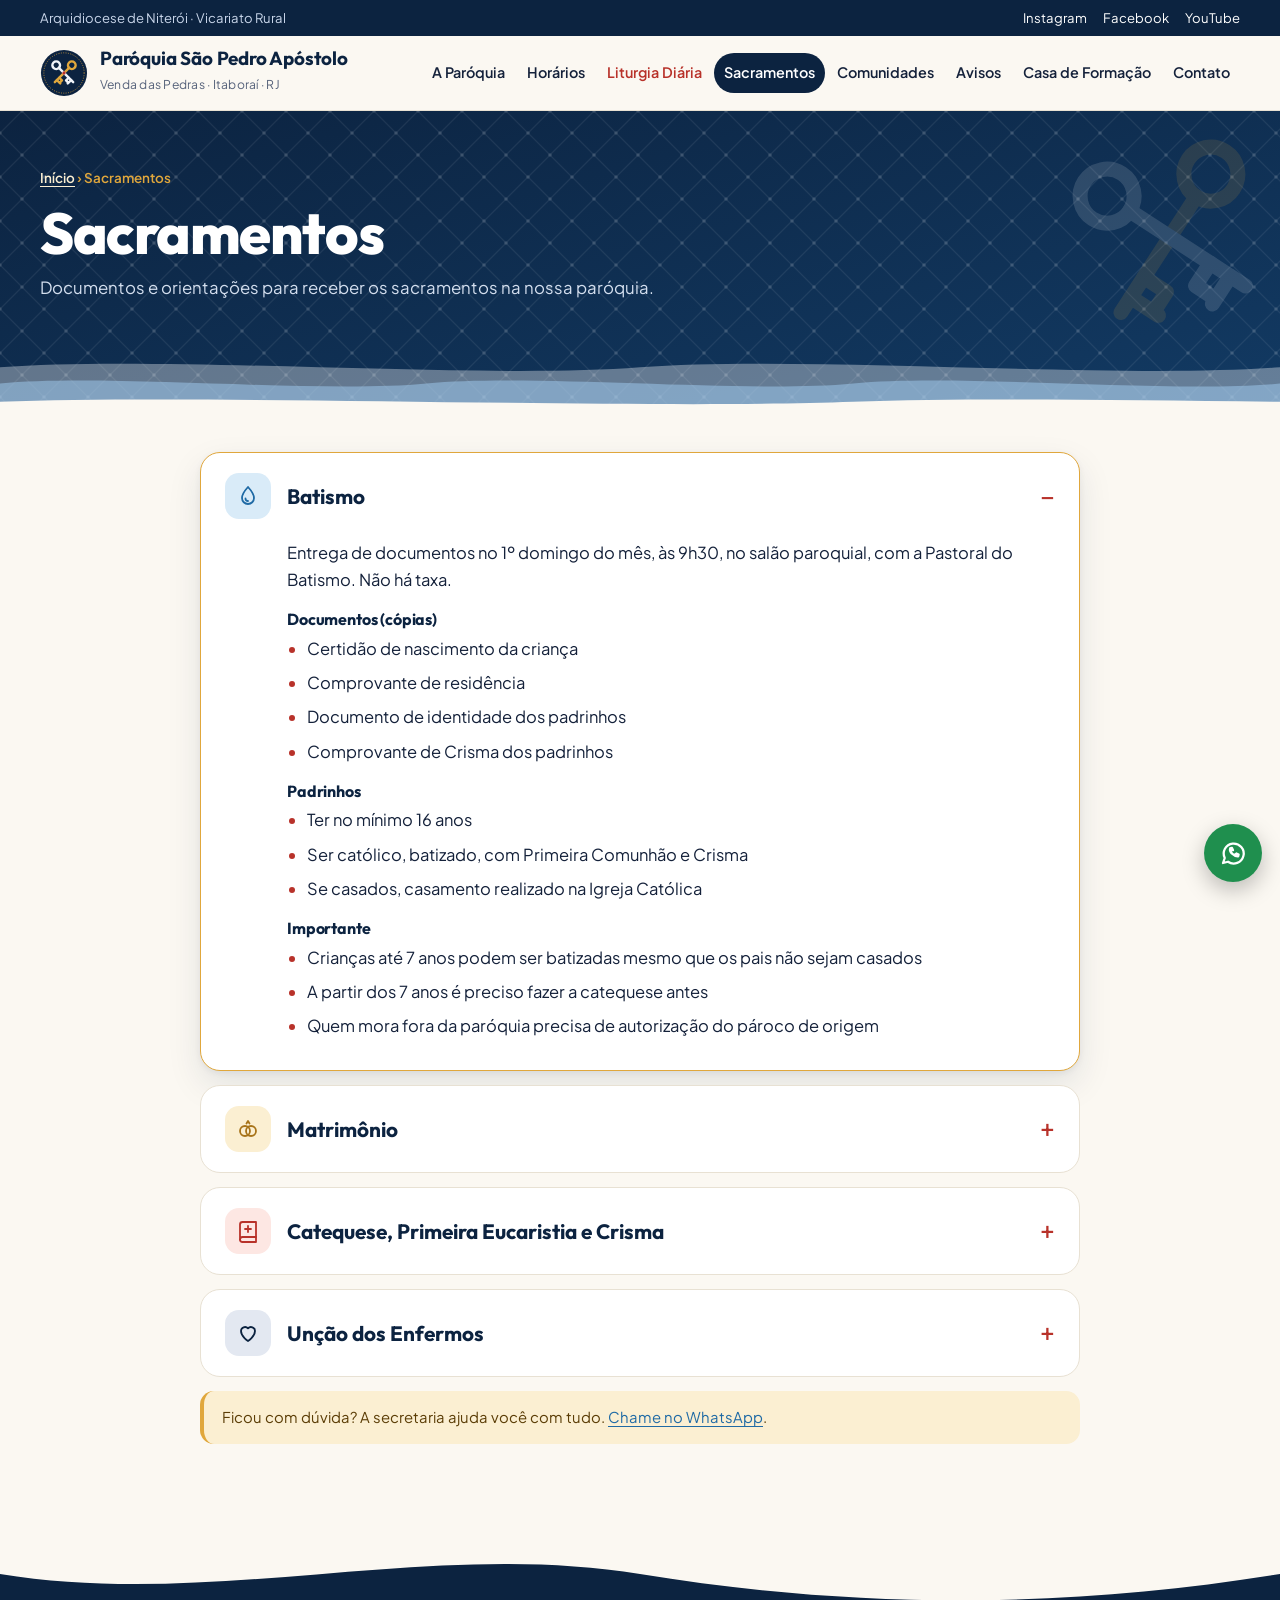
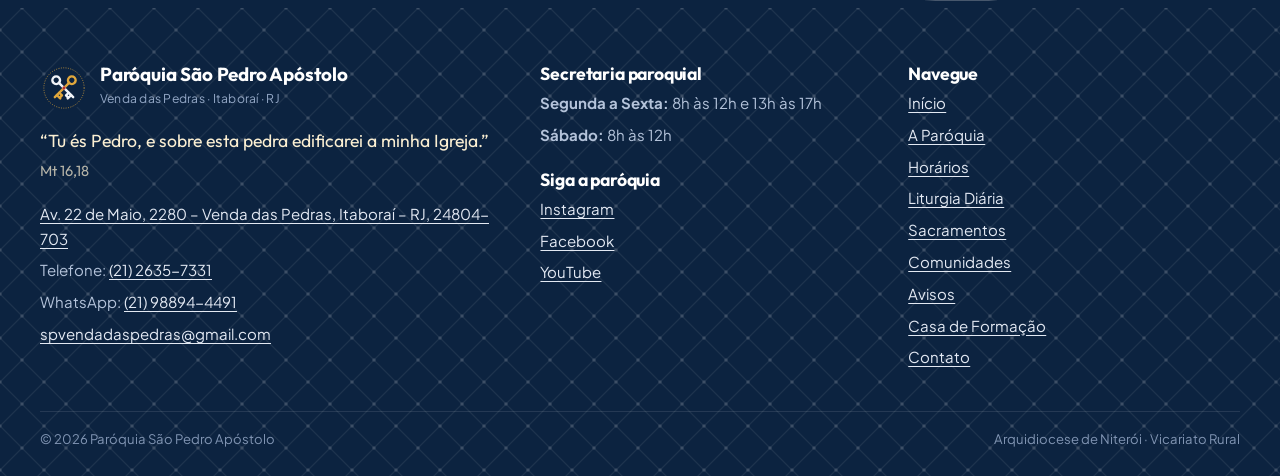
<file: sacramentos.html>
<!doctype html>
<html lang="pt-BR">
<head>
  <meta charset="utf-8">
  <meta name="viewport" content="width=device-width, initial-scale=1">
  <title>Paróquia São Pedro Apóstolo · Venda das Pedras, Itaboraí</title>
  <meta name="description" content="Paróquia São Pedro Apóstolo, em Venda das Pedras, Itaboraí (RJ). Horários de missas, liturgia diária, sacramentos, comunidades, avisos e contato.">
  <meta name="theme-color" content="#0c2340">
  <link rel="icon" href="logo.svg" type="image/svg+xml">
  <link rel="preconnect" href="https://fonts.googleapis.com">
  <link rel="preconnect" href="https://fonts.gstatic.com" crossorigin>
  <link href="https://fonts.googleapis.com/css2?family=Outfit:wght@500;600;700;800&family=Plus+Jakarta+Sans:wght@400;500;600;700;800&display=swap" rel="stylesheet">
  <link rel="stylesheet" href="estilo.css">
</head>
<body data-pagina="sacramentos">
  <div id="app"></div>
  <noscript><p style="padding:24px">Ative o JavaScript para ver o site da Paróquia São Pedro Apóstolo. Telefone: (21) 2635-7331.</p></noscript>
  <!-- O conteúdo do site fica no arquivo conteudo.js -->
  <script src="conteudo.js"></script>
  <script src="app.js"></script>
</body>
</html>
</file>
<file: estilo.css>
/* Paróquia São Pedro Apóstolo — estilos
   As cores principais ficam aqui em cima, se quiser mudar a identidade. */
:root {
  --noite: #0c2340;      /* azul profundo do mar */
  --azul: #123a63;
  --mar: #1f6aa5;
  --mar-claro: #d9ebf8;
  --ouro: #e0a73c;       /* chaves de ouro */
  --ouro-escuro: #a8741a;
  --ouro-claro: #fbefd2;
  --vermelho: #b8322a;   /* vermelho dos apóstolos mártires */
  --vermelho-claro: #fde7e3;
  --creme: #fbf8f2;
  --papel: #ffffff;
  --texto: #14213a;
  --suave: #56627a;
  --linha: #e8e1d3;
  --verde-wpp: #1f8f4e;
  --raio: 20px;
  --sombra: 0 2px 6px rgba(12, 35, 64, .06), 0 14px 34px rgba(12, 35, 64, .10);
  --titulo: "Outfit", system-ui, -apple-system, "Segoe UI", sans-serif;
  --sans: "Plus Jakarta Sans", system-ui, -apple-system, "Segoe UI", Roboto, sans-serif;
  --rede: url("data:image/svg+xml,%3Csvg xmlns='http://www.w3.org/2000/svg' width='44' height='44'%3E%3Cpath d='M0 22L22 0L44 22L22 44Z' fill='none' stroke='%23ffffff' stroke-opacity='.07' stroke-width='1.2'/%3E%3Ccircle cx='22' cy='0' r='1.8' fill='%23ffffff' fill-opacity='.14'/%3E%3Ccircle cx='0' cy='22' r='1.8' fill='%23ffffff' fill-opacity='.14'/%3E%3Ccircle cx='44' cy='22' r='1.8' fill='%23ffffff' fill-opacity='.14'/%3E%3Ccircle cx='22' cy='44' r='1.8' fill='%23ffffff' fill-opacity='.14'/%3E%3C/svg%3E");
  --rede-escura: url("data:image/svg+xml,%3Csvg xmlns='http://www.w3.org/2000/svg' width='44' height='44'%3E%3Cpath d='M0 22L22 0L44 22L22 44Z' fill='none' stroke='%23123a63' stroke-opacity='.06' stroke-width='1.2'/%3E%3C/svg%3E");
  color-scheme: light;
}

*, *::before, *::after { box-sizing: border-box; }
html { scroll-behavior: smooth; -webkit-text-size-adjust: 100%; }
body {
  margin: 0; font-family: var(--sans); font-size: 16.5px; line-height: 1.65;
  color: var(--texto); background: var(--creme);
}
img { max-width: 100%; display: block; }
a { color: var(--mar); text-underline-offset: 3px; }
a:hover { color: var(--azul); }
h1, h2, h3, h4 { font-family: var(--titulo); color: var(--noite); line-height: 1.1; margin: 0 0 .45em; letter-spacing: -.01em; text-wrap: balance; }
h1 { font-size: clamp(2.5rem, 6.4vw, 4.4rem); font-weight: 800; letter-spacing: -.025em; }
h2 { font-size: clamp(1.85rem, 4vw, 2.75rem); font-weight: 700; letter-spacing: -.02em; }
h3 { font-size: 1.3rem; font-weight: 700; }
p { margin: 0 0 1em; }
:focus-visible { outline: 3px solid var(--ouro); outline-offset: 2px; border-radius: 6px; }

.container { width: min(1200px, 100% - 32px); margin-inline: auto; }
.pular { position: absolute; left: -999px; top: 8px; background: var(--noite); color: #fff; padding: 8px 14px; border-radius: 8px; z-index: 100; }
.pular:focus { left: 8px; }
.destaque-texto { color: var(--ouro); }
.vermelho-texto { color: var(--vermelho); }

/* ---------- Topo ---------- */
.faixa { background: var(--noite); color: #c9d6ea; font-size: .82rem; }
.faixa .container { display: flex; gap: 18px; justify-content: space-between; align-items: center; padding: 7px 0; flex-wrap: wrap; }
.faixa a { color: #fff; text-decoration: none; }
.faixa a:hover { color: var(--ouro); }
.faixa-redes { display: flex; gap: 16px; }
.faixa .cor-dia { display: inline-flex; align-items: center; gap: 6px; }

.topo {
  position: sticky; top: 0; z-index: 50;
  background: rgba(251, 248, 242, .92); backdrop-filter: saturate(1.5) blur(12px);
  border-bottom: 1px solid var(--linha);
}
.topo .container { display: flex; align-items: center; justify-content: space-between; gap: 28px; min-height: 74px; }
.marca { display: flex; align-items: center; gap: 12px; text-decoration: none; color: var(--noite); }
.marca img { width: 48px; height: 48px; transition: transform .4s ease; }
.marca:hover img { transform: rotate(-12deg) scale(1.05); }
.marca strong { font-family: var(--titulo); font-size: 1.18rem; font-weight: 700; line-height: 1.05; display: block; white-space: nowrap; letter-spacing: -.01em; }
.marca span { font-size: .76rem; color: var(--suave); letter-spacing: .02em; }

.menu { display: flex; gap: 2px; list-style: none; margin: 0; padding: 0; }
.menu a {
  display: block; white-space: nowrap; padding: 8px 10px; border-radius: 999px;
  color: var(--texto); text-decoration: none; font-weight: 600; font-size: .9rem;
  transition: background .2s ease, color .2s ease;
}
.menu a:hover { background: var(--ouro-claro); color: var(--noite); }
.menu a[aria-current="page"] { background: var(--noite); color: #fff; }
.menu a.menu-liturgia { color: var(--vermelho); }
.menu a.menu-liturgia[aria-current="page"] { background: var(--vermelho); color: #fff; }
.menu-botao {
  display: none; border: 1px solid var(--linha); background: var(--papel); color: var(--noite);
  border-radius: 12px; padding: 9px 14px; font: inherit; font-weight: 700; cursor: pointer;
}
@media (max-width: 1240px) {
  .menu-botao { display: inline-flex; gap: 8px; align-items: center; }
  .menu {
    position: absolute; left: 0; right: 0; top: 100%; flex-direction: column; gap: 0; padding: 8px 16px 18px;
    background: var(--creme); border-bottom: 1px solid var(--linha); box-shadow: 0 16px 28px rgba(12, 35, 64, .12); display: none;
  }
  .menu.aberto { display: flex; }
  .menu a { padding: 12px 14px; border-radius: 12px; }
}
@media (max-width: 720px) { .faixa-redes { display: none; } }

/* ---------- Botões ---------- */
.botoes { display: flex; flex-wrap: wrap; gap: 12px; }
.botao {
  display: inline-flex; align-items: center; justify-content: center; gap: 8px;
  padding: 13px 22px; border-radius: 999px; font-weight: 700; text-decoration: none; font-family: var(--sans);
  border: 2px solid transparent; transition: transform .18s ease, background .18s ease, box-shadow .18s ease;
  font-size: .96rem; line-height: 1.2; cursor: pointer;
}
.botao:hover { transform: translateY(-2px); }
.botao-ouro { background: var(--ouro); color: #231603; box-shadow: 0 8px 20px rgba(224, 167, 60, .35); }
.botao-ouro:hover { background: #ebb554; color: #231603; }
.botao-claro { border-color: rgba(255, 255, 255, .55); color: #fff; background: rgba(255, 255, 255, .06); }
.botao-claro:hover { background: rgba(255, 255, 255, .16); color: #fff; }
.botao-azul { background: var(--noite); color: #fff; }
.botao-azul:hover { background: var(--azul); color: #fff; }
.botao-vermelho { background: var(--vermelho); color: #fff; }
.botao-vermelho:hover { background: #9f2a23; color: #fff; }
.botao-linha { border-color: var(--noite); color: var(--noite); background: transparent; }
.botao-linha:hover { background: var(--noite); color: #fff; }
.botao-wpp { background: var(--verde-wpp); color: #fff; }
.botao-wpp:hover { background: #18773f; color: #fff; }
.botao-pequeno { padding: 8px 15px; font-size: .86rem; }
.icone { width: 1.15em; height: 1.15em; flex: none; }

/* ---------- Capa (home) ---------- */
.capa {
  position: relative; overflow: hidden; color: #fff; isolation: isolate;
  background:
    radial-gradient(900px 420px at 78% 30%, rgba(224, 167, 60, .30), transparent 62%),
    radial-gradient(700px 400px at 10% 110%, rgba(31, 106, 165, .55), transparent 60%),
    linear-gradient(170deg, var(--noite) 0%, #133e6b 55%, #1d5a8f 100%);
}
.capa::before { content: ""; position: absolute; inset: 0; background-image: var(--rede); z-index: -1; mask-image: linear-gradient(90deg, #000 0%, rgba(0,0,0,.35) 60%, transparent 100%); }
.capa-foto { position: absolute; inset: 0; width: 100%; height: 100%; object-fit: cover; opacity: .32; z-index: -2; }
.capa .container { position: relative; display: grid; grid-template-columns: 1.1fr .9fr; gap: 24px; align-items: center; padding: 64px 0 150px; }
.capa h1 { color: #fff; margin-bottom: .2em; }
.capa h1 em { font-style: normal; color: var(--ouro); }
.selo {
  display: inline-flex; align-items: center; gap: 10px; margin-bottom: 18px;
  background: rgba(255, 255, 255, .08); border: 1px solid rgba(255, 255, 255, .18);
  padding: 6px 14px 6px 6px; border-radius: 999px; font-size: .84rem; font-weight: 600; color: #e9eff8;
}
.selo img { width: 26px; height: 26px; }
.capa .frase { font-size: clamp(1.1rem, 2.1vw, 1.35rem); color: var(--ouro-claro); font-weight: 500; margin-bottom: 14px; }
.capa .frase cite { font-style: normal; font-size: .8em; opacity: .75; margin-left: 6px; }
.capa .texto { max-width: 54ch; color: #dbe5f2; margin-bottom: 30px; }
.capa-arte { justify-self: center; width: min(470px, 100%); }
.barca { transform-origin: 50% 80%; animation: balanco 7s ease-in-out infinite; }
.peixe-pulo { animation: pulo 5s ease-in-out infinite; transform-origin: center; }
@keyframes balanco { 0%, 100% { transform: translateY(0) rotate(-1.6deg); } 50% { transform: translateY(-8px) rotate(1.6deg); } }
@keyframes pulo { 0%, 55%, 100% { opacity: 0; transform: translate(0, 18px) rotate(0); } 65% { opacity: 1; } 75% { opacity: 1; transform: translate(26px, -26px) rotate(40deg); } 88% { opacity: 0; transform: translate(52px, 10px) rotate(90deg); } }
@media (max-width: 860px) {
  .capa .container { grid-template-columns: 1fr; padding: 40px 0 130px; }
  .capa-arte { order: -1; width: min(300px, 80%); margin-bottom: -10px; }
}

/* Ondas */
.ondas { position: absolute; left: 0; right: 0; bottom: -1px; height: 120px; overflow: hidden; pointer-events: none; }
.ondas svg { position: absolute; bottom: 0; width: 200%; height: 100%; }
.ondas .o1 { animation: mar 18s linear infinite; opacity: .35; }
.ondas .o2 { animation: mar 12s linear infinite reverse; opacity: .55; bottom: -6px; }
.ondas .o3 { animation: mar 24s linear infinite; bottom: -14px; }
@keyframes mar { from { transform: translateX(0); } to { transform: translateX(-50%); } }
.divisor { display: block; width: 100%; height: 60px; }
.divisor.virado { transform: scaleY(-1); }

/* ---------- Hoje na paróquia ---------- */
.hoje {
  position: relative; z-index: 3; margin-top: -88px;
  background: var(--papel); border-radius: var(--raio); box-shadow: var(--sombra);
  display: grid; grid-template-columns: repeat(3, 1fr); overflow: hidden;
}
.hoje > div { padding: 22px 26px; border-right: 1px solid var(--linha); position: relative; }
.hoje > div:last-child { border-right: 0; }
.hoje .rotulo { font-size: .74rem; text-transform: uppercase; letter-spacing: .12em; color: var(--suave); font-weight: 700; display: flex; align-items: center; gap: 8px; }
.hoje .valor { font-family: var(--titulo); font-size: 1.55rem; font-weight: 700; color: var(--noite); line-height: 1.2; margin: 6px 0 4px; }
.hoje .detalhe { color: var(--suave); font-size: .9rem; }
.hoje .rotulo .icone { color: var(--ouro-escuro); }
.status { display: inline-flex; align-items: center; gap: 8px; }
.status::before { content: ""; width: 10px; height: 10px; border-radius: 50%; background: #9aa3b2; flex: none; }
.status.aberta { color: var(--verde-wpp); }
.status.aberta::before { background: var(--verde-wpp); box-shadow: 0 0 0 5px rgba(31, 143, 78, .16); animation: pulsar 2s ease-in-out infinite; }
@keyframes pulsar { 50% { box-shadow: 0 0 0 9px rgba(31, 143, 78, 0); } }
.bolinha-cor { width: 12px; height: 12px; border-radius: 50%; display: inline-block; border: 1px solid rgba(0, 0, 0, .15); flex: none; }
@media (max-width: 820px) {
  .hoje { grid-template-columns: 1fr; }
  .hoje > div { border-right: 0; border-bottom: 1px solid var(--linha); }
  .hoje > div:last-child { border-bottom: 0; }
}

/* Faixa de versículos */
.versos { background: var(--vermelho); color: #fff; overflow: hidden; margin-top: 56px; position: relative; }
.versos-trilho { display: flex; width: max-content; animation: rolar 60s linear infinite; }
.versos:hover .versos-trilho { animation-play-state: paused; }
.versos-trilho span { white-space: nowrap; padding: 16px 0; font-family: var(--titulo); font-weight: 600; font-size: 1.12rem; display: inline-flex; align-items: center; gap: 10px; }
.versos-trilho small { font-family: var(--sans); font-weight: 600; opacity: .75; font-size: .8rem; }
.versos-trilho .sep { color: var(--ouro); padding: 0 26px; font-size: 1rem; }
@keyframes rolar { to { transform: translateX(-50%); } }

/* ---------- Seções ---------- */
.secao { padding: 80px 0; position: relative; }
.secao-branca { background: var(--papel); }
.secao-rede { background-color: var(--creme); background-image: var(--rede-escura); }
.secao-noite { background: var(--noite); color: #d3deee; isolation: isolate; overflow: hidden; }
.secao-noite::before { content: ""; position: absolute; inset: 0; background-image: var(--rede); z-index: -1; }
.secao-noite h2, .secao-noite h3 { color: #fff; }
.secao-mar { background: linear-gradient(180deg, #1b5d93 0%, var(--azul) 100%); color: #dbe7f5; }
.secao-mar h2, .secao-mar h3 { color: #fff; }
.cabecalho-secao { display: flex; justify-content: space-between; align-items: end; gap: 16px; margin-bottom: 32px; flex-wrap: wrap; }
.cabecalho-secao h2 { margin: 0; }
.cabecalho-secao p { margin: 8px 0 0; color: var(--suave); max-width: 60ch; }
.secao-noite .cabecalho-secao p, .secao-mar .cabecalho-secao p { color: #c2d1e6; }
.olho { display: inline-flex; align-items: center; gap: 8px; font-size: .76rem; letter-spacing: .16em; text-transform: uppercase; font-weight: 800; color: var(--vermelho); margin-bottom: 10px; }
.olho::before { content: ""; width: 22px; height: 2px; background: currentColor; border-radius: 2px; }
.secao-noite .olho, .secao-mar .olho { color: var(--ouro); }

.grade { display: grid; gap: 22px; }
.grade-2 { grid-template-columns: repeat(2, 1fr); }
.grade-3 { grid-template-columns: repeat(3, 1fr); }
.grade-4 { grid-template-columns: repeat(4, 1fr); }
@media (max-width: 1000px) { .grade-4, .grade-3 { grid-template-columns: repeat(2, 1fr); } }
@media (max-width: 640px) { .grade-2, .grade-3, .grade-4 { grid-template-columns: 1fr; } }

.cartao {
  background: var(--papel); border: 1px solid var(--linha); border-radius: var(--raio);
  padding: 26px; box-shadow: 0 1px 2px rgba(12, 35, 64, .04);
  display: flex; flex-direction: column; gap: 8px; position: relative;
  transition: transform .22s ease, box-shadow .22s ease, border-color .22s ease;
}
.cartao h3 { margin: 0; }
.cartao p { margin: 0; color: var(--suave); }
.cartao .botoes { margin-top: auto; padding-top: 14px; }

/* Ícones coloridos */
.simbolo { width: 52px; height: 52px; border-radius: 16px; display: grid; place-items: center; margin-bottom: 8px; flex: none; }
.simbolo svg { width: 28px; height: 28px; }
.tom-ouro { background: var(--ouro-claro); color: var(--ouro-escuro); }
.tom-vermelho { background: var(--vermelho-claro); color: var(--vermelho); }
.tom-mar { background: var(--mar-claro); color: var(--mar); }
.tom-noite { background: #e3e8f1; color: var(--noite); }

/* Destaques */
.destaque { overflow: hidden; padding-top: 30px; }
.destaque::before { content: ""; position: absolute; left: 0; right: 0; top: 0; height: 6px; background: linear-gradient(90deg, var(--vermelho), var(--ouro)); }
.destaque .quando { align-self: flex-start; font-weight: 700; color: var(--vermelho); background: var(--vermelho-claro); font-size: .8rem; padding: 4px 12px; border-radius: 999px; }
.destaque:hover { transform: translateY(-4px); box-shadow: var(--sombra); }

/* Atalhos */
.atalho { text-decoration: none; color: inherit; overflow: hidden; }
.atalho::after {
  content: ""; position: absolute; right: -30px; bottom: -30px; width: 110px; height: 110px; border-radius: 50%;
  background: var(--ouro-claro); opacity: 0; transform: scale(.6); transition: all .3s ease;
}
.atalho:hover { transform: translateY(-4px); box-shadow: var(--sombra); border-color: var(--ouro); color: inherit; }
.atalho:hover::after { opacity: .7; transform: scale(1); }
.atalho .seta { color: var(--noite); font-weight: 700; font-size: .9rem; margin-top: auto; padding-top: 10px; display: inline-flex; gap: 6px; align-items: center; position: relative; z-index: 1; }
.atalho .seta .icone { transition: transform .2s ease; }
.atalho:hover .seta .icone { transform: translateX(4px); }

/* Evangelho do dia */
.evangelho {
  display: grid; grid-template-columns: 1.1fr 1fr; gap: 0; border-radius: 28px; overflow: hidden;
  background: var(--papel); box-shadow: var(--sombra); border: 1px solid var(--linha);
}
.evangelho-lado {
  background: linear-gradient(160deg, var(--noite), var(--azul)); color: #dbe5f2; padding: 40px; position: relative; isolation: isolate;
}
.evangelho-lado::before { content: ""; position: absolute; inset: 0; background-image: var(--rede); z-index: -1; }
.evangelho-lado h2 { color: #fff; margin-bottom: 10px; }
.evangelho-lado .liturgia-nome { font-size: 1.05rem; color: var(--ouro-claro); font-weight: 600; }
.evangelho-texto { padding: 40px; display: flex; flex-direction: column; gap: 12px; }
.evangelho-texto .ref { font-family: var(--titulo); font-weight: 700; font-size: 1.2rem; color: var(--vermelho); }
.evangelho-texto blockquote { margin: 0; font-size: 1.06rem; color: var(--texto); border-left: 3px solid var(--ouro); padding-left: 16px; }
.cor-tag { display: inline-flex; align-items: center; gap: 8px; background: rgba(255, 255, 255, .1); border: 1px solid rgba(255, 255, 255, .2); padding: 4px 12px; border-radius: 999px; font-size: .82rem; font-weight: 600; color: #fff; }
@media (max-width: 860px) { .evangelho { grid-template-columns: 1fr; } .evangelho-lado, .evangelho-texto { padding: 28px; } }

/* Símbolos de São Pedro */
.simbolos { display: grid; grid-template-columns: .9fr 1.1fr; gap: 48px; align-items: center; }
.simbolos-grade { display: grid; grid-template-columns: repeat(2, 1fr); gap: 18px; }
.simbolo-cartao {
  background: rgba(255, 255, 255, .06); border: 1px solid rgba(255, 255, 255, .14); border-radius: var(--raio);
  padding: 24px; transition: transform .25s ease, background .25s ease;
}
.simbolo-cartao:hover { transform: translateY(-4px); background: rgba(255, 255, 255, .1); }
.simbolo-cartao svg { width: 54px; height: 54px; margin-bottom: 12px; }
.simbolo-cartao h3 { font-size: 1.2rem; margin-bottom: 6px; }
.simbolo-cartao p { margin: 0; font-size: .94rem; color: #c9d6ea; }
.simbolo-cartao cite { display: block; margin-top: 8px; font-style: normal; font-size: .8rem; color: var(--ouro); font-weight: 700; }
.citacao-grande { font-family: var(--titulo); font-size: clamp(1.6rem, 3.2vw, 2.3rem); font-weight: 600; line-height: 1.25; color: #fff; margin: 18px 0; }
.citacao-grande span { color: var(--ouro); }
@media (max-width: 900px) { .simbolos { grid-template-columns: 1fr; gap: 28px; } }
@media (max-width: 520px) { .simbolos-grade { grid-template-columns: 1fr; } }

/* Contagem da festa */
.festa {
  display: grid; grid-template-columns: auto 1fr auto; gap: 32px; align-items: center;
  background: linear-gradient(120deg, var(--vermelho) 0%, #d1482d 60%, var(--ouro) 130%);
  color: #fff; border-radius: 28px; padding: 36px 40px; position: relative; overflow: hidden; isolation: isolate;
  box-shadow: 0 18px 40px rgba(184, 50, 42, .28);
}
.festa::before { content: ""; position: absolute; inset: 0; background-image: var(--rede); z-index: -1; opacity: .8; }
.festa h2 { color: #fff; margin-bottom: 6px; }
.festa p { margin: 0; color: #ffe9e2; }
.festa-numero { text-align: center; background: rgba(255, 255, 255, .14); border: 1px solid rgba(255, 255, 255, .3); border-radius: 22px; padding: 14px 24px; min-width: 140px; }
.festa-numero strong { display: block; font-family: var(--titulo); font-size: 3.4rem; font-weight: 800; line-height: 1; }
.festa-numero span { font-size: .82rem; font-weight: 700; text-transform: uppercase; letter-spacing: .1em; }
.festa-bandeirinhas { position: absolute; top: 0; left: 0; right: 0; height: 26px; z-index: -1; }
@media (max-width: 860px) { .festa { grid-template-columns: 1fr; text-align: center; padding: 40px 24px 28px; } .festa .botoes { justify-content: center; } .festa-numero { justify-self: center; } }

/* Comunidades */
.comunidade .bairro { font-size: .74rem; text-transform: uppercase; letter-spacing: .12em; font-weight: 800; color: var(--mar); display: inline-flex; gap: 6px; align-items: center; }
.comunidade:hover { transform: translateY(-4px); box-shadow: var(--sombra); }
.secao-mar .cartao h3 { color: var(--noite); }
.comunidade.principal { background: linear-gradient(160deg, var(--ouro) 0%, #f0c066 100%); border-color: var(--ouro); }
.comunidade.principal h3 { color: #2a1903; }
.comunidade.principal p, .comunidade.principal .bairro { color: #4a3209; }
.comunidade.principal .botao-linha { border-color: #2a1903; color: #2a1903; }
.comunidade.principal .botao-linha:hover { background: #2a1903; color: #fff; }

/* Clero */
.pessoa { align-items: center; text-align: center; padding: 30px 22px; }
.pessoa:hover { transform: translateY(-4px); box-shadow: var(--sombra); }
.avatar {
  width: 104px; height: 104px; border-radius: 50%; display: grid; place-items: center; margin-bottom: 10px;
  font-family: var(--titulo); font-size: 2rem; font-weight: 800; color: #fff; overflow: hidden; flex: none;
  background: linear-gradient(140deg, var(--azul), var(--mar)); box-shadow: 0 0 0 5px var(--papel), 0 0 0 7px var(--ouro);
}
.pessoa:nth-child(3n+2) .avatar { background: linear-gradient(140deg, var(--vermelho), #de6a43); }
.pessoa:nth-child(3n+3) .avatar { background: linear-gradient(140deg, var(--ouro-escuro), var(--ouro)); }
.avatar img { width: 100%; height: 100%; object-fit: cover; }
.pessoa .cargo { font-size: .78rem; text-transform: uppercase; letter-spacing: .12em; font-weight: 800; color: var(--vermelho); }
.chips { display: flex; flex-wrap: wrap; gap: 10px; list-style: none; padding: 0; margin: 0; }
.chips li { background: var(--papel); border: 1px solid var(--linha); border-radius: 999px; padding: 9px 18px; font-weight: 600; display: inline-flex; align-items: center; gap: 8px; }
.chips li::before { content: ""; width: 8px; height: 8px; border-radius: 50%; background: var(--ouro); }

/* Instagram */
.insta-grade { display: grid; grid-template-columns: repeat(3, 1fr); gap: 22px; }
.insta-grade iframe { width: 100%; height: 560px; border: 1px solid var(--linha); border-radius: var(--raio); background: var(--papel); box-shadow: 0 1px 2px rgba(12, 35, 64, .05); }
@media (max-width: 1000px) { .insta-grade { grid-template-columns: repeat(2, 1fr); } }
@media (max-width: 640px) { .insta-grade { grid-template-columns: 1fr; } .insta-grade iframe { height: 600px; } }

/* Sobre / números */
.sobre { display: grid; grid-template-columns: 1fr 1fr; gap: 56px; align-items: center; }
.numeros { display: grid; grid-template-columns: repeat(3, 1fr); gap: 16px; margin-top: 26px; }
.numeros div { background: var(--papel); border: 1px solid var(--linha); border-radius: 16px; padding: 16px; }
.numeros strong { display: block; font-family: var(--titulo); font-size: 2.3rem; font-weight: 800; color: var(--vermelho); line-height: 1; }
.numeros span { font-size: .84rem; color: var(--suave); font-weight: 500; }
.moldura { border-radius: 28px; overflow: hidden; aspect-ratio: 4 / 3.4; background: linear-gradient(170deg, var(--noite), #1d5a8f); box-shadow: var(--sombra); position: relative; }
.moldura img { width: 100%; height: 100%; object-fit: cover; }
.moldura > svg { width: 100%; height: 100%; }
@media (max-width: 860px) { .sobre { grid-template-columns: 1fr; gap: 30px; } .numeros strong { font-size: 1.8rem; } }

/* ---------- Páginas internas ---------- */
.titulo-pagina { background: linear-gradient(165deg, var(--noite) 0%, var(--azul) 100%); color: #d3deee; padding: 56px 0 110px; position: relative; overflow: hidden; isolation: isolate; }
.titulo-pagina::before { content: ""; position: absolute; inset: 0; background-image: var(--rede); z-index: -1; }
.titulo-pagina .marca-dagua { position: absolute; right: -40px; top: 50%; transform: translateY(-58%) rotate(-12deg); width: 300px; opacity: .13; z-index: -1; }
.titulo-pagina h1 { color: #fff; font-size: clamp(2.3rem, 5.4vw, 3.6rem); margin-bottom: 10px; }
.titulo-pagina p { margin: 0; max-width: 62ch; font-size: 1.05rem; }
.migalha { font-size: .84rem; margin-bottom: 12px; color: var(--ouro); font-weight: 600; }
.migalha a { color: var(--ouro-claro); }
.titulo-pagina .ondas { height: 80px; }

.horarios { list-style: none; margin: 0; padding: 0; background: var(--papel); border: 1px solid var(--linha); border-radius: var(--raio); overflow: hidden; }
.horarios li { display: flex; justify-content: space-between; gap: 16px; padding: 15px 22px; border-bottom: 1px solid var(--linha); align-items: center; }
.horarios li:last-child { border-bottom: 0; }
.horarios .dia { font-weight: 700; }
.horarios .horas { display: flex; gap: 8px; flex-wrap: wrap; justify-content: flex-end; }
.horarios .hora { background: var(--ouro-claro); color: #5b3d06; border-radius: 999px; padding: 4px 13px; font-weight: 700; font-size: .9rem; font-variant-numeric: tabular-nums; }
.horarios li.hoje-dia { background: #fff7e8; box-shadow: inset 5px 0 0 var(--ouro); }
.horarios li.hoje-dia .dia::after { content: "hoje"; margin-left: 10px; font-size: .7rem; text-transform: uppercase; letter-spacing: .08em; background: var(--vermelho); color: #fff; padding: 3px 9px; border-radius: 999px; vertical-align: middle; }

.lista { margin: 0; padding-left: 1.2em; }
.lista li { margin-bottom: 7px; }
.lista li::marker { color: var(--vermelho); }
.nota { background: var(--ouro-claro); border-radius: 14px; padding: 14px 18px; color: #5b3d06; font-size: .93rem; border-left: 4px solid var(--ouro); }

.tempo { list-style: none; margin: 0; padding: 0; position: relative; }
.tempo::before { content: ""; position: absolute; left: 44px; top: 8px; bottom: 8px; width: 2px; background: repeating-linear-gradient(180deg, var(--ouro) 0 6px, transparent 6px 12px); }
.tempo li { display: grid; grid-template-columns: 90px 1fr; gap: 18px; padding-bottom: 22px; position: relative; }
.tempo .ano { font-family: var(--titulo); font-weight: 800; font-size: 1.15rem; color: #fff; background: var(--noite); text-align: center; position: relative; z-index: 1; height: fit-content; border-radius: 999px; padding: 5px 0; box-shadow: 0 0 0 4px var(--creme); }
.tempo li:last-child .ano { background: var(--vermelho); }
.tempo p { margin: 5px 0 0; }

details.sacramento { background: var(--papel); border: 1px solid var(--linha); border-radius: var(--raio); margin-bottom: 14px; overflow: hidden; transition: box-shadow .2s ease; }
details.sacramento[open] { box-shadow: var(--sombra); border-color: var(--ouro); }
details.sacramento summary {
  cursor: pointer; list-style: none; padding: 20px 24px; display: flex; gap: 16px; align-items: center;
  font-family: var(--titulo); font-size: 1.3rem; font-weight: 700; color: var(--noite);
}
details.sacramento summary .simbolo { margin: 0; width: 46px; height: 46px; border-radius: 14px; }
details.sacramento summary .simbolo svg { width: 24px; height: 24px; }
details.sacramento summary::-webkit-details-marker { display: none; }
details.sacramento summary::after { content: "+"; margin-left: auto; font-size: 1.7rem; color: var(--vermelho); line-height: 1; font-weight: 400; }
details.sacramento[open] summary::after { content: "–"; }
details.sacramento .corpo { padding: 0 24px 24px 86px; }
details.sacramento .corpo h4 { margin: 18px 0 6px; font-size: 1rem; color: var(--noite); }
@media (max-width: 640px) { details.sacramento .corpo { padding: 0 20px 22px; } }

.mapa { width: 100%; height: 400px; border: 0; border-radius: var(--raio); box-shadow: var(--sombra); background: #e6edf5; }

.pix { display: inline-flex; flex-wrap: wrap; align-items: center; gap: 12px; background: rgba(255, 255, 255, .1); border: 1px dashed rgba(255, 255, 255, .4); border-radius: 14px; padding: 12px 16px; }
.pix code { font-size: 1.05rem; color: #fff; font-family: ui-monospace, Menlo, Consolas, monospace; word-break: break-all; }
.chamada { text-align: center; }
.chamada p { max-width: 56ch; margin: 0 auto 20px; }

/* ---------- Liturgia ---------- */
.lit-controles { display: flex; flex-wrap: wrap; gap: 10px; align-items: center; justify-content: space-between; background: var(--papel); border: 1px solid var(--linha); border-radius: 18px; padding: 12px; box-shadow: var(--sombra); position: relative; z-index: 3; margin-top: -60px; }
.lit-controles .grupo { display: flex; gap: 8px; align-items: center; flex-wrap: wrap; }
.lit-controles button, .lit-controles input {
  font: inherit; font-weight: 600; font-size: .9rem; border: 1px solid var(--linha); background: var(--creme); color: var(--noite);
  border-radius: 12px; padding: 9px 14px; cursor: pointer;
}
.lit-controles button:hover { border-color: var(--ouro); background: var(--ouro-claro); }
.lit-controles .hoje-btn { background: var(--noite); color: #fff; border-color: var(--noite); }
.lit-cabeca { display: flex; flex-wrap: wrap; gap: 16px; align-items: center; justify-content: space-between; margin: 36px 0 20px; }
.lit-cabeca h2 { margin: 6px 0 0; font-size: clamp(1.6rem, 3.4vw, 2.3rem); }
.lit-cor { display: inline-flex; align-items: center; gap: 8px; font-weight: 700; font-size: .84rem; background: var(--papel); border: 1px solid var(--linha); padding: 5px 13px; border-radius: 999px; }
.lit-atalhos { display: flex; flex-wrap: wrap; gap: 8px; margin-bottom: 26px; }
.lit-atalhos a { text-decoration: none; font-weight: 700; font-size: .86rem; color: var(--noite); background: var(--papel); border: 1px solid var(--linha); padding: 7px 14px; border-radius: 999px; }
.lit-atalhos a:hover { border-color: var(--ouro); background: var(--ouro-claro); }
.leitura { background: var(--papel); border: 1px solid var(--linha); border-radius: 24px; padding: 34px clamp(22px, 5vw, 48px); margin-bottom: 20px; scroll-margin-top: 100px; position: relative; overflow: hidden; }
.leitura::before { content: ""; position: absolute; left: 0; top: 0; bottom: 0; width: 6px; background: var(--cor-lit, var(--ouro)); }
.leitura .tipo { font-size: .74rem; letter-spacing: .16em; text-transform: uppercase; font-weight: 800; color: var(--vermelho); }
.leitura h3 { font-size: 1.45rem; margin: 6px 0 2px; }
.leitura .ref { font-weight: 700; color: var(--ouro-escuro); margin-bottom: 16px; display: block; }
.leitura .texto { font-size: var(--lit-fonte, 1.08rem); line-height: 1.85; max-width: 72ch; white-space: pre-line; }
.leitura .texto sup { font-size: .62em; color: var(--ouro-escuro); font-weight: 700; margin-right: 2px; }
.leitura .final { margin-top: 18px; font-weight: 700; color: var(--noite); }
.leitura .final span { display: block; color: var(--suave); font-weight: 600; }
.refrao { background: var(--ouro-claro); border-radius: 14px; padding: 14px 18px; font-weight: 700; color: #4b3207; margin-bottom: 16px; font-size: var(--lit-fonte, 1.08rem); }
.refrao b { color: var(--vermelho); margin-right: 6px; }
.leitura.evangelho-leitura { background: linear-gradient(180deg, #fffaf0, var(--papel) 140px); border-color: var(--ouro); }
.oracao { background: var(--noite); color: #dbe5f2; border-radius: 24px; padding: 30px clamp(22px, 5vw, 48px); margin-bottom: 20px; position: relative; overflow: hidden; isolation: isolate; }
.oracao::before { content: ""; position: absolute; inset: 0; background-image: var(--rede); z-index: -1; }
.oracao .tipo { color: var(--ouro); font-size: .74rem; letter-spacing: .16em; text-transform: uppercase; font-weight: 800; }
.oracao p { margin: 10px 0 0; font-size: var(--lit-fonte, 1.08rem); line-height: 1.8; }
.carregando { display: grid; gap: 14px; }
.carregando div { height: 18px; border-radius: 8px; background: linear-gradient(90deg, #ece6d9 25%, #f6f2ea 50%, #ece6d9 75%); background-size: 200% 100%; animation: brilho 1.4s infinite; }
@keyframes brilho { to { background-position: -200% 0; } }
.lit-fonte { font-size: .8rem; color: var(--suave); margin-top: 22px; }

/* ---------- Rodapé ---------- */
.rodape { background: var(--noite); color: #b4c3da; padding: 30px 0 26px; font-size: .94rem; position: relative; isolation: isolate; }
.rodape::before { content: ""; position: absolute; inset: 0; background-image: var(--rede); z-index: -1; }
.rodape-onda { display: block; width: 100%; height: 70px; margin-bottom: -1px; }
.rodape h3 { color: #fff; font-size: 1.1rem; }
.rodape a { color: #e3e9f3; }
.rodape a:hover { color: var(--ouro); }
.rodape .grade { grid-template-columns: 1.4fr 1fr 1fr; gap: 36px; padding-top: 26px; }
.rodape .marca { color: #fff; margin-bottom: 14px; }
.rodape .marca span { color: #94a8c6; }
.rodape ul { list-style: none; padding: 0; margin: 0; }
.rodape li { margin-bottom: 7px; }
.rodape-verso { font-family: var(--titulo); font-size: 1.1rem; color: var(--ouro-claro); margin: 10px 0 18px; }
.rodape-fim { border-top: 1px solid rgba(255, 255, 255, .1); margin-top: 34px; padding-top: 16px; font-size: .82rem; color: #8195b3; display: flex; justify-content: space-between; gap: 12px; flex-wrap: wrap; }
@media (max-width: 860px) { .rodape .grade { grid-template-columns: 1fr; } }

.wpp-flutuante {
  position: fixed; right: 18px; bottom: 18px; z-index: 60; width: 58px; height: 58px; border-radius: 50%;
  background: var(--verde-wpp); color: #fff; display: grid; place-items: center; box-shadow: 0 8px 22px rgba(0, 0, 0, .25);
  transition: transform .2s ease;
}
.wpp-flutuante:hover { color: #fff; transform: scale(1.08); }
.wpp-flutuante svg { width: 30px; height: 30px; }

.vazio { color: var(--suave); font-style: italic; }

/* Animação de entrada */
.anim .revelar { opacity: 0; transform: translateY(22px); transition: opacity .7s ease, transform .7s ease; }
.anim .revelar.visivel { opacity: 1; transform: none; }

@media (prefers-reduced-motion: reduce) {
  html { scroll-behavior: auto; }
  *, *::before, *::after { animation: none !important; transition: none !important; }
  .anim .revelar { opacity: 1; transform: none; }
}

@media (max-width: 480px) {
  .marca { min-width: 0; }
  .marca strong { font-size: 1.08rem; white-space: normal; }
  .marca span { display: none; }
  .marca img { width: 40px; height: 40px; }
  .menu-botao { padding: 8px 12px; }
}
</file>
